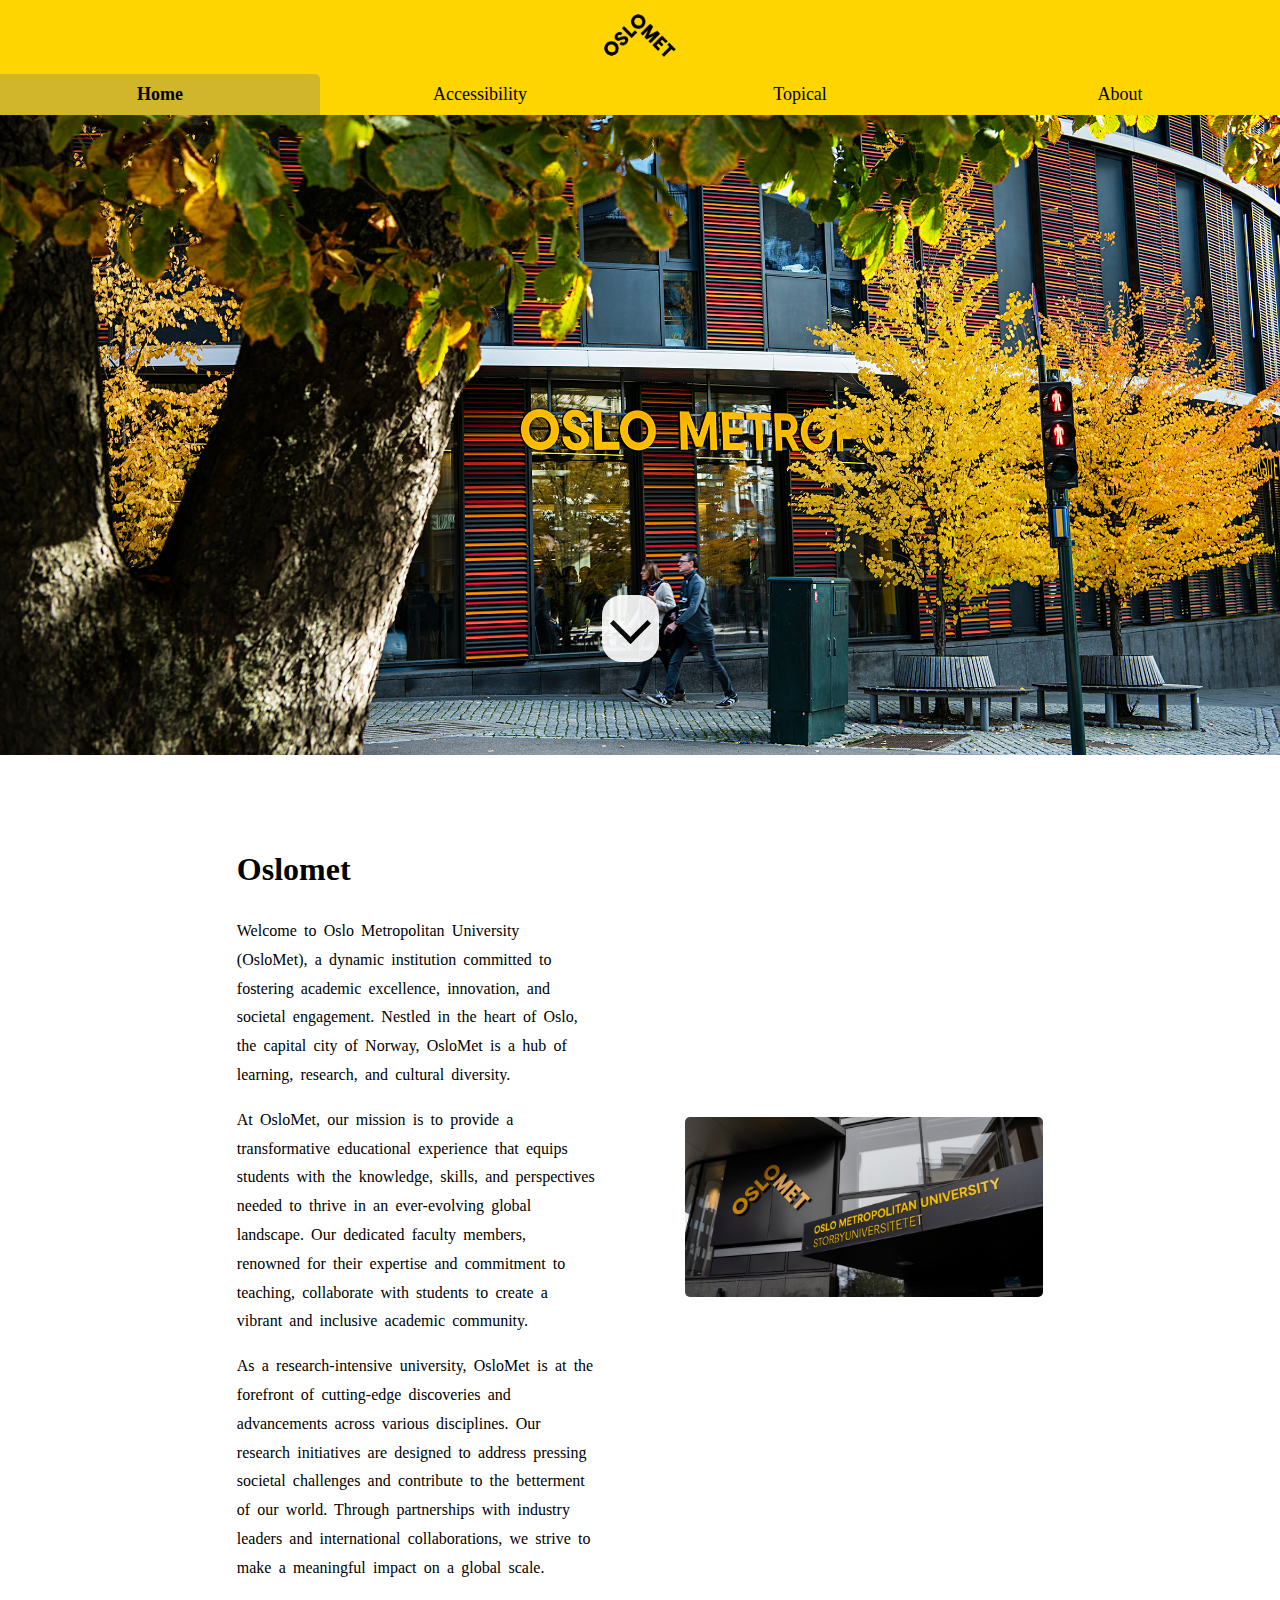
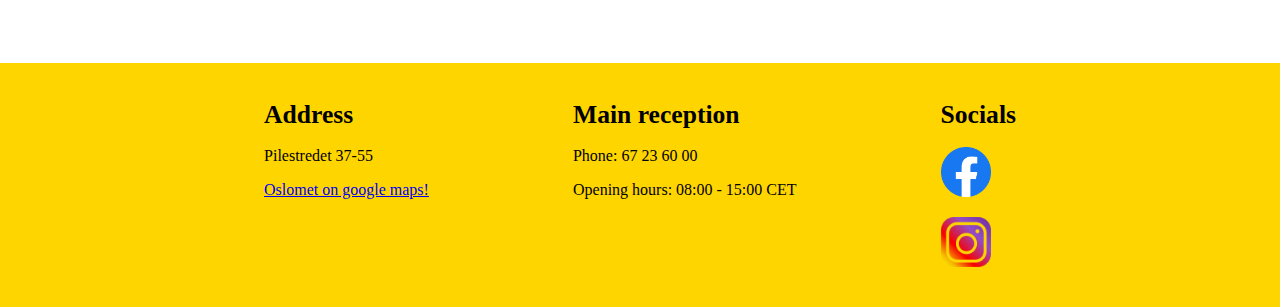
<file: html/index.html>
<!DOCTYPE html>
<html lang="en">
<head>
    <meta charset="UTF-8">
    <meta name="viewport" content="width=device-width, initial-scale=1.0">
    <title>Pilestredet 35</title>
    <link rel="stylesheet" href="../css/index1.css">
</head>
<body>
 <header>
    <a href="index.html"><img src="../img/oslomet-logo.png" alt="oslomet-logo" class="met-logo"></a>
 </header>
    <!--we used div for our navbar-->

<nav class="navbar">
        <!-- we gave hyperlink an "active" class , where the current page you're on will have a highlighted "container"-->
        <a class = "active-home" href="index.html" tabindex="1">Home</a> 
        <a href="accessibility.html" tabindex="5">Accessibility</a> 
        <a href="topical.html" tabindex="6">Topical</a> 
        <a href="about.html" tabindex="7">About</a>
</nav>
<!--our head image-->

<div class="top-image">
    <img src="../img/P32.jpg" alt="building p32" id="p32"> <!--the alt attribute will show the text between the "" if the picture doesn not load to increase accessibilty-->
    <div class = "scrollButton">
        <a href="#wrapperButtonHome" tabindex="2"><i class="arrow down"></i></a> 
    </div>
</div>

<!--Main article-->
<div class="wrapper" id="wrapperButtonHome">
    <div class="main-container">
            <div class="mainarticle">
             <h1>Oslomet</h1>
                <!--This text was ai generated-->
                <p>
                    Welcome to Oslo Metropolitan University (OsloMet), a dynamic institution committed to fostering academic excellence,
                     innovation, and societal engagement. Nestled in the heart of Oslo, the capital city of Norway, OsloMet is a hub of learning, 
                     research, and cultural diversity.
                </p>
                <p>
                    At OsloMet, our mission is to provide a transformative educational experience that equips students with the knowledge, skills, and perspectives 
                    needed to thrive in an ever-evolving global landscape. Our dedicated faculty members, renowned for their expertise and commitment to teaching, 
                    collaborate with students to create a vibrant and inclusive academic community.
                </p>
                <p>
                    As a research-intensive university, OsloMet is at the forefront of cutting-edge discoveries and advancements across various disciplines. 
                    Our research initiatives are designed to address pressing societal challenges and contribute to the betterment of our world. 
                    Through partnerships with industry leaders and international collaborations, we strive to make a meaningful impact on a global scale.
                </p>
                
            </div>
        <div class="mainarticle2">
            <img src="../img/oslomet-logo-graavegg-2400x1200.jpg" alt="oslomet wall" class="default-article-img">
        </div>
    </div>
</div>







<!--Div for footer-->
<div class="outer-footer">
    <div class = "footer-container">
        <div>
            <h1>Address</h1>
            <p>Pilestredet 37-55</p>
            <p><a href = "https://www.google.no/maps/place/Pilestredet+46,+0167+Oslo/@59.9210891,10.7328447,19z/data=!4m6!3m5!1s0x46416e7913e2a529:0x15d03622a70f16df!8m2!3d59.9210891!4d10.7333919!16s%2Fg%2F11c5mhdh4t?entry=ttu" tabindex="2">Oslomet on google maps!</a></p>
        </div>
        <div>
            <h1>Main reception</h1>
            <p>
                Phone: 67 23 60 00
            </p>
            <p>
                Opening hours: 08:00 - 15:00 CET
            </p>
        </div>
        <div>
            <h1>Socials</h1>
            <p><a href="https://www.facebook.com/oslomet" tabindex="3"><img src="../img/Facecbook_Logo3.png" alt="Link til Oslomets facebook" id="facebook-logo"></a></p>
            <p><a href="https://www.instagram.com/oslomet/" tabindex="4"><img src="../img/Instagram_logo1.png" alt="Link til Oslomets Instagram" id="instagram-logo"></a></p>
        </div>
    </div>
</div>                         
   
   
   
   
   
   
   


</body>
</html>
</file>
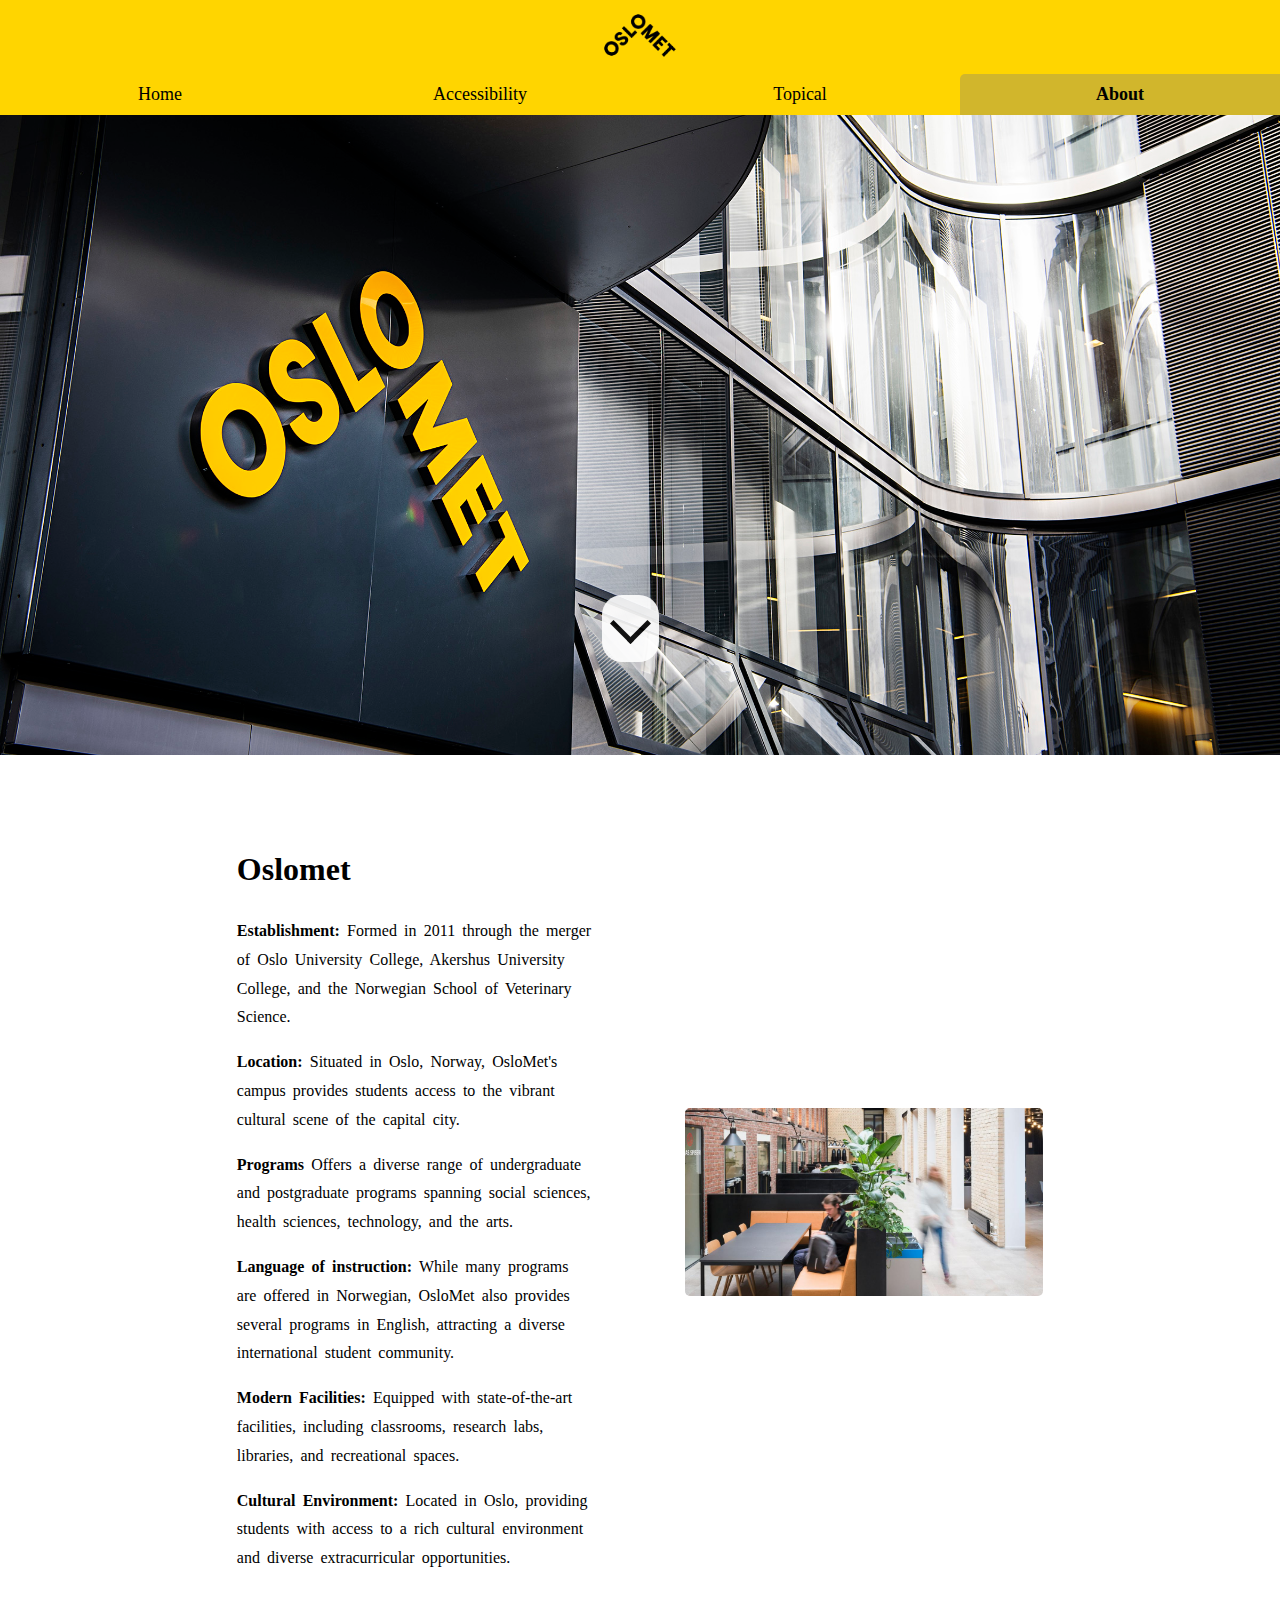
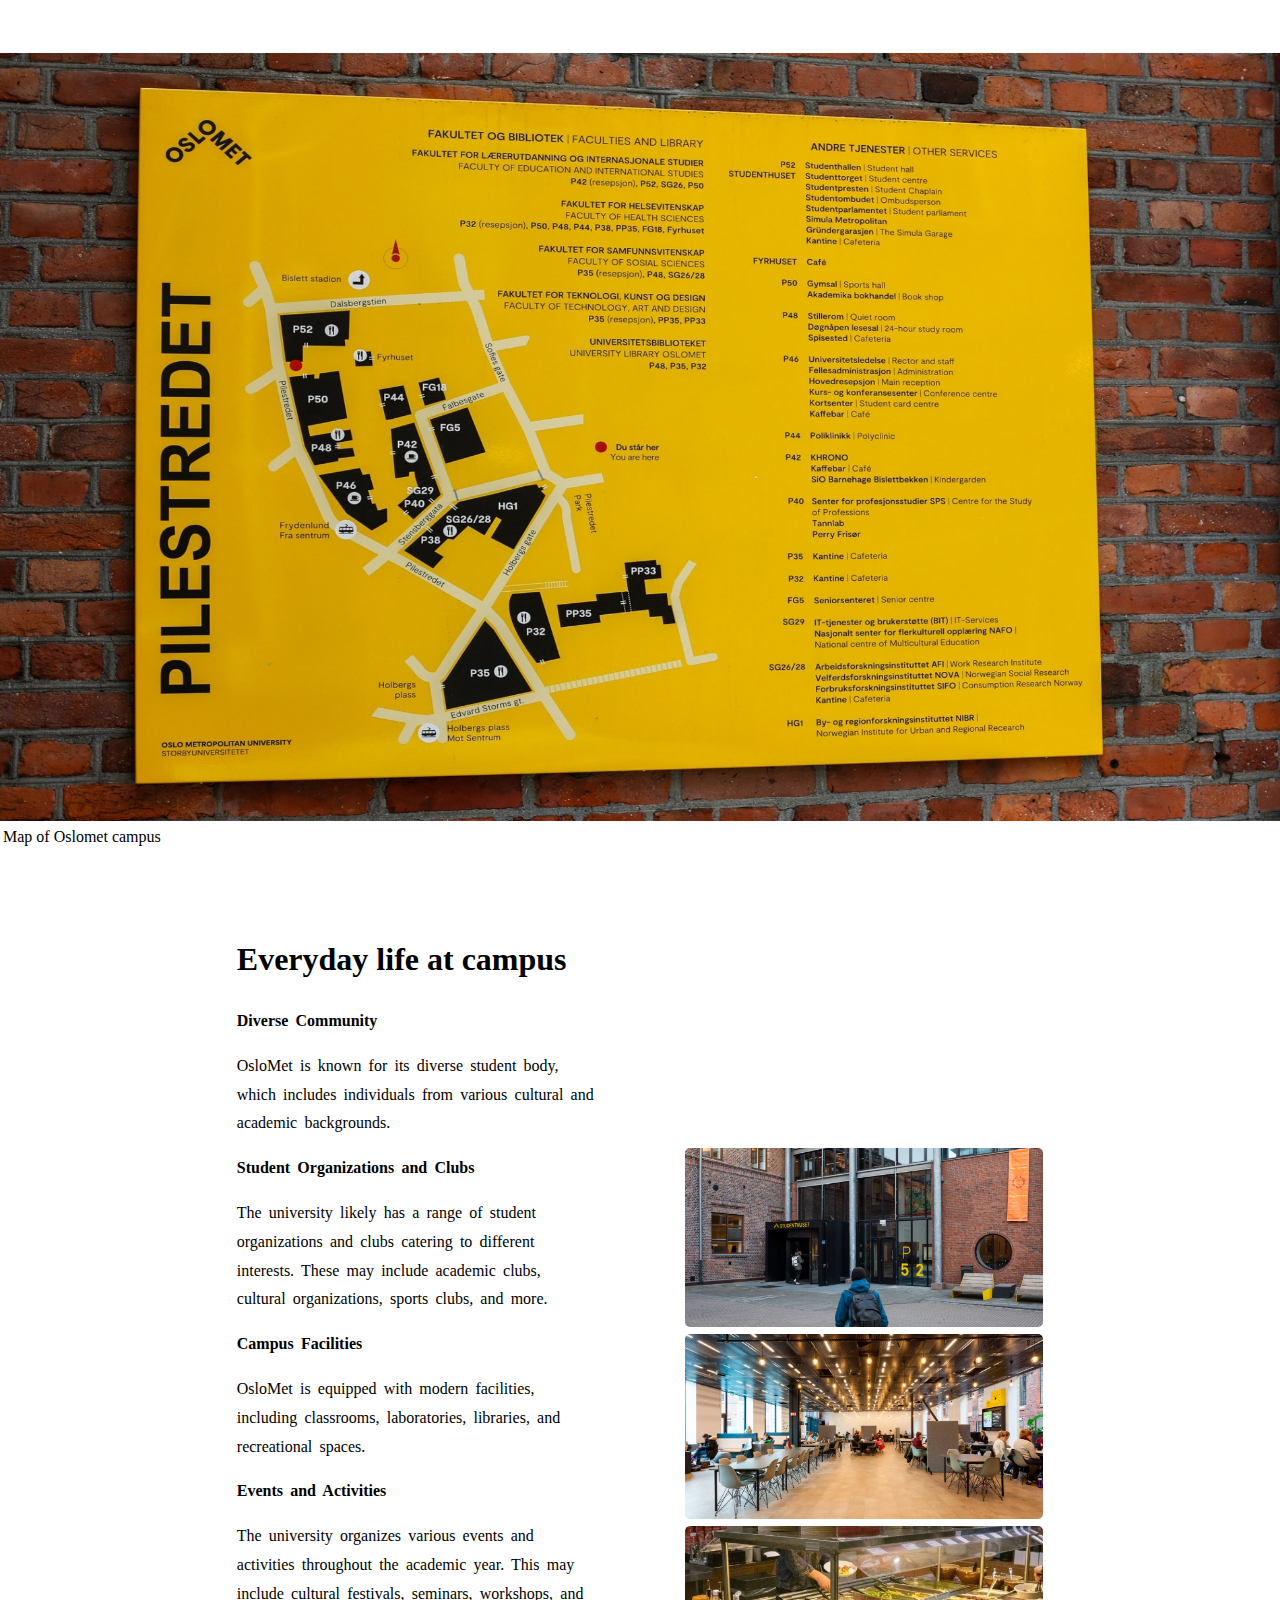
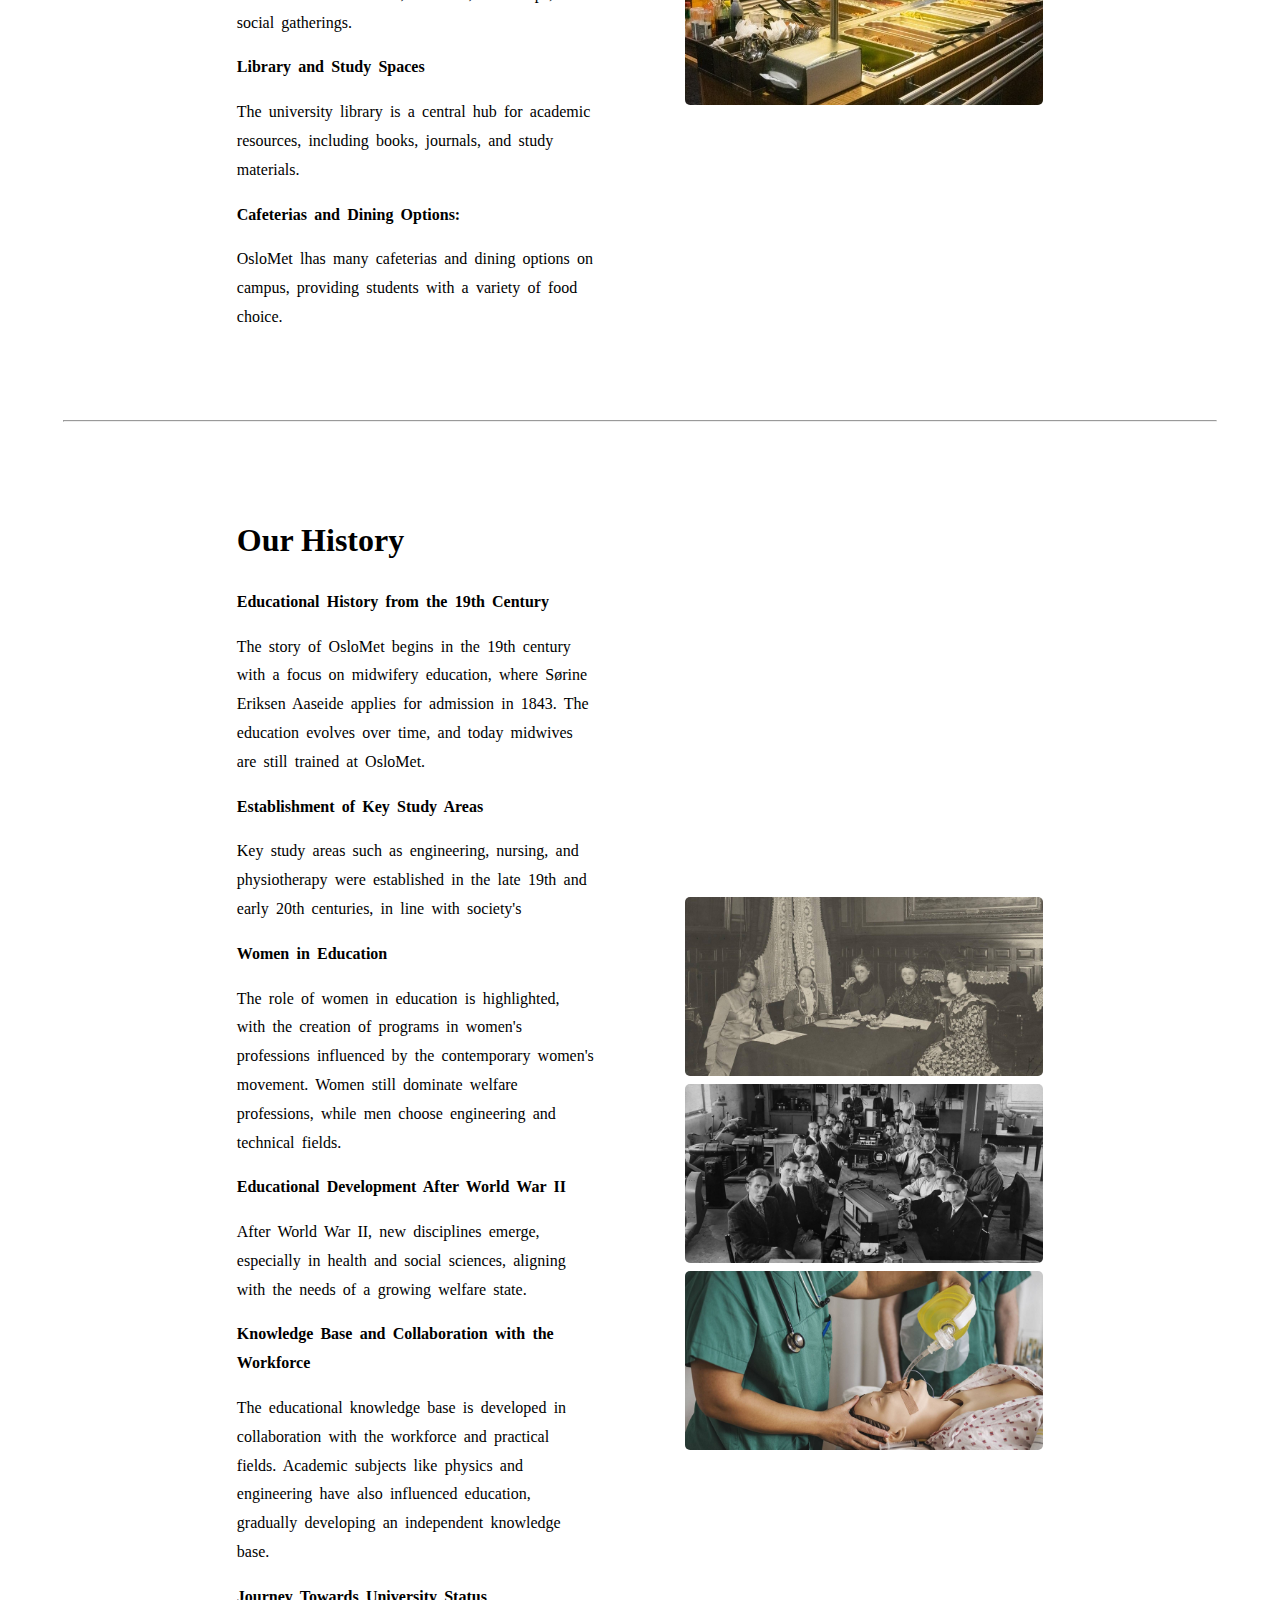
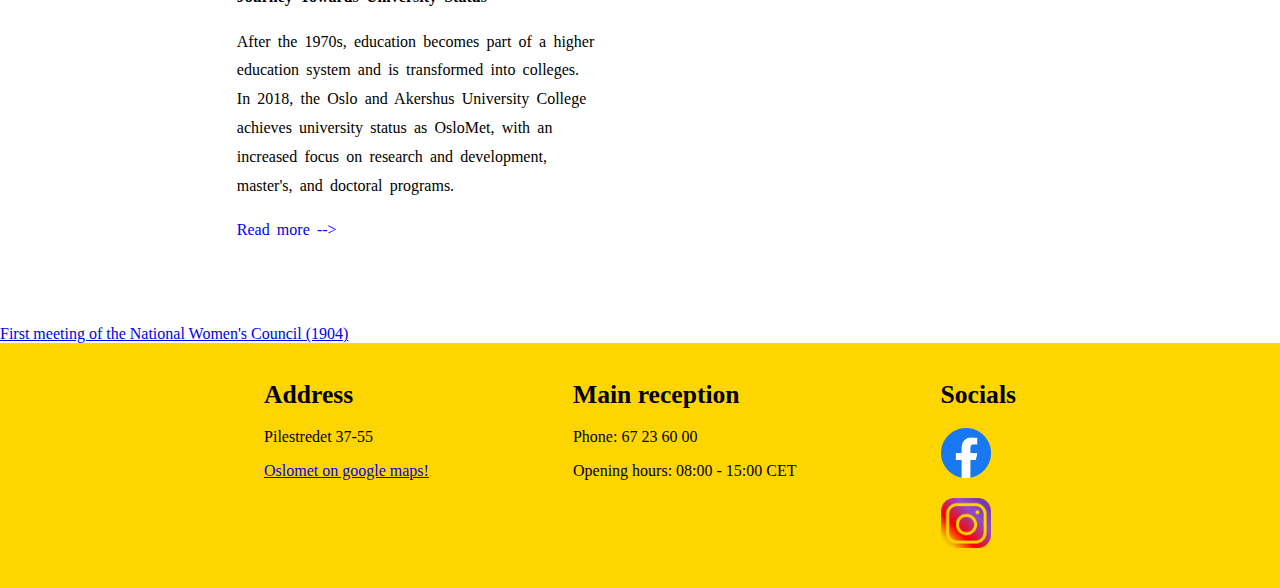
<file: html/about.html>
<!DOCTYPE html>
<html>
<head>
    <meta charset="UTF-8">
    <meta name="viewport" content="width=device-width, initial-scale=1.0">
    <title>Pilestredet 35</title>
    <link rel="stylesheet" href="../css/index1.css">
</head>
<body>
 <header>
    <a href="index.html"><img src="../img/oslomet-logo.png" alt="oslomet-logo" class="met-logo"></a>
 </header>
    <!--we used div for our navbar-->
<nav class="navbar">
        <!-- we gave hyperlink an "active" class , where the current page you're on will have a highlighted "container"-->
        <a href="index.html">Home</a> 
        <a href="accessibility.html">Accessibility</a> 
        <a href="topical.html">Topical</a> 
        <a class = "active-about" href="about.html" >About</a>
</nav>
<!--our head image-->
<div class="top-image">
    <img src="../img/p32-close.jpg" alt="Close-up of p32 campus building" id="p32-close"> <!--the alt attribute will show the text between the "" if the picture doesn not load to increase accessibilty--> <!--Photo:Benjamin A. Ward / OsloMet-->
    <div class="scrollButton">
        <a href="#wrapperButtonAbout"><i class="arrow down"></i></a> 
    </div>
</div>
<!--subarticel-->
<div class="wrapper" id="wrapperButtonAbout">
    <div class="main-container">
            <div class="mainarticle">
             <h1>Oslomet</h1>
                <!--This text was ai generated-->
                    <p>
                        <strong>Establishment:</strong> Formed in 2011 through the merger of Oslo University College, Akershus University College, and the Norwegian School of Veterinary Science.
                    </p>
                    <p>
                        <strong>Location:</strong> Situated in Oslo, Norway, OsloMet's campus provides students access to the vibrant cultural scene of the capital city.
                    </p>
                    <p>
                        <strong>Programs</strong> Offers a diverse range of undergraduate and postgraduate programs spanning social sciences, health sciences, technology, and the arts.
                    </p>
                    <p>
                        <strong>Language of instruction:</strong> While many programs are offered in Norwegian, OsloMet also provides several programs in English, attracting a diverse international student community.
                    </p>
                    <p>
                        <strong>Modern Facilities:</strong> Equipped with state-of-the-art facilities, including classrooms, research labs, libraries, and recreational spaces.
                    </p>
                    <p>
                        <strong>Cultural Environment:</strong> Located in Oslo, providing students with access to a rich cultural environment and diverse extracurricular opportunities.
                    </p>
            </div>
        <div class="mainarticle2">
            <img src="../img/oslomet-university-martela.jpg" alt="Inside of p52 building" class="default-article-img"> <!--Photo:Skjalg B Vold / OsloMet-->
        </div>
    </div>
</div>

<div class="secondimage">
    <img src="../img/oslomet-map.jpg" alt="Picture of campus map" id="map"> <!--the alt attribute will show the text between the "" if the picture doesn not load to increase accessibilty-->
    <div class="image-text">
        <span>Map of Oslomet campus</span>
       </div>
</div>

<div class="wrapper">
    <div class="main-container">
            <div class="mainarticle">
             <h1>Everyday life at campus</h1>
                <!--This text was ai generated-->
                        <p><strong>Diverse Community</strong></p>
                        <p>
                            OsloMet is known for its diverse student body, which includes individuals from various cultural and academic backgrounds.
                        </p>
                        <p><strong>Student Organizations and Clubs</strong></p>
                        <p>
                            The university likely has a range of student organizations and clubs catering to different interests. 
                            These may include academic clubs, cultural organizations, sports clubs, and more.
                        </p>
                        <p><strong>Campus Facilities</strong></p>
                        <p>
                            OsloMet is equipped with modern facilities, including classrooms, laboratories, libraries, and recreational spaces.
                        </p>
                        <p><strong> Events and Activities</strong></p>
                        <p>
                            The university organizes various events and activities throughout the academic year. This may include cultural festivals, seminars, workshops, and social gatherings.
                        </p>
                        <p><strong>Library and Study Spaces</strong></p>
                        <p>
                            The university library is a central hub for academic resources, including books, journals, and study materials.
                        </p>
                        <p><strong>Cafeterias and Dining Options:</strong></p>
                        <p>
                            OsloMet lhas many cafeterias and dining options on campus, providing students with a variety of food choice.
                        </p>
            </div>
        <div class="mainarticle2">
                <img src="../img//p52-entry.jpg" alt="Entry of p52 building" class="aboutpage-img"> <!--https://ansatt.oslomet.no/siste-nytt/-/nyhet/plan-for-p52-prosjektet-til-behandling Photo: Oslomet-->
                <img src="../img/p52-inside.jpg" alt="Inside of p52 building" class="aboutpage-img"> <!--https://www.dyrvik.no/work/project/hoyskolen-i-oslo-og-akershus-oslo/  Photo: Adam Stirling-->
                <img src="../img/kantine.jpg" alt="Picture of saladbar at campus" class="aboutpage-img"> <!--https://student.oslomet.no/auditorier-undervisningsrom/-/undervisningsrom/campus/PIL/bygning/P32/rom/P32_ANDREA_SPISERI  Photo: Kashayar Afshar-->
          </div>
        </div>
    </div>
</div>


<hr width="90%">

<div class="wrapper">
    <div class="main-container">
            <div class="mainarticle">
             <h1>Our History</h1>
             <!--Short summary from main websit-->
                        <p>
                            <strong>Educational History from the 19th Century</strong>
                        </p>
                        <p>
                            The story of OsloMet begins in the 19th century with a focus on midwifery education, where Sørine Eriksen Aaseide applies for admission in 1843.
                             The education evolves over time, and today midwives are still trained at OsloMet.
                        </p>
                        <p>
                            <strong>Establishment of Key Study Areas</strong>
                        </p>
                        <p>
                            Key study areas such as engineering, nursing, and physiotherapy were established in the late 19th and early 20th centuries, in line with society's
                        </p>
                        <p>
                            <strong>Women in Education</strong>
                        </p>
                        <p>
                            The role of women in education is highlighted, with the creation of programs in women's professions influenced by the contemporary women's movement. 
                            Women still dominate welfare professions, while men choose engineering and technical fields.
                        </p>
                        <p>
                            <strong> Educational Development After World War II</strong>
                        </p>
                        <p>
                            After World War II, new disciplines emerge, especially in health and social sciences, aligning with the needs of a growing welfare state.
                        </p>
                        <p>
                            <strong>Knowledge Base and Collaboration with the Workforce</strong>
                        </p>
                        <p>
                            The educational knowledge base is developed in collaboration with the workforce and practical fields. 
                            Academic subjects like physics and engineering have also influenced education, gradually developing an independent knowledge base.
                        </p>
                        <p><strong>Journey Towards University Status</strong></p>
                        <p>
                            After the 1970s, education becomes part of a higher education system and is transformed into colleges.
                             In 2018, the Oslo and Akershus University College achieves university status as OsloMet, with an increased focus on research and development, master's, and doctoral programs.
                        </p>
                            <p><a href="https://www.oslomet.no/om/historie">Read more --> </a></p>
                   
                    
                    
            </div>
        <div class="mainarticle2">
            <img src="../img//jordmor.jpg" alt="Midwives" class="aboutpage-img"> <!--https://en.wikipedia.org/wiki/Norwegian_National_Women%27s_Council#/media/File:NKNs_f%C3%B8rste_styre_1904.jpg--> <!--Photo: unknown / National Library of Norway-->
            <img src="../img/verdenskrig.jpg" alt="After world war II" class="aboutpage-img"> <!--https://digitaltmuseum.no/011014320899/oslo-tekniske-skole-->
            <img src="../img/anestesis.jpg" alt="Performing Anesthesia" class="aboutpage-img"> <!--___-->
            </div>
        </div>
    </div>
</div>


<div class="imgdescription"><a href="https://en.wikipedia.org/wiki/Norwegian_National_Women%27s_Council#/media/File:NKNs_f%C3%B8rste_styre_1904.jpg">First meeting of the National Women's Council (1904)</a></div>








<!--Div for footer-->
<div class="outer-footer">
    <div class = "footer-container">
        <div>
            <h1>Address</h1>
            <p>Pilestredet 37-55</p>
            <p><a href = "https://www.google.no/maps/place/Pilestredet+46,+0167+Oslo/@59.9210891,10.7328447,19z/data=!4m6!3m5!1s0x46416e7913e2a529:0x15d03622a70f16df!8m2!3d59.9210891!4d10.7333919!16s%2Fg%2F11c5mhdh4t?entry=ttu">Oslomet on google maps!</a></p>
        </div>
        <div>
            <h1>Main reception</h1>
            <p>
                Phone: 67 23 60 00
            </p>
            <p>
                Opening hours: 08:00 - 15:00 CET
            </p>
        </div>
        <div>
            <h1>Socials</h1>
            <p><a href="https://www.facebook.com/oslomet"><img src="../img/Facecbook_Logo3.png" alt="Link til Oslomets facebook" id="facebook-logo"></a></p>
            <p><a href="https://www.instagram.com/oslomet/"><img src="../img/Instagram_logo1.png" alt="Link til Oslomets Instagram" id="instagram-logo"></a></p>
        </div>
    </div>
</div>                  
   
   
   
   
   
   
   


</body>
</html>
</file>
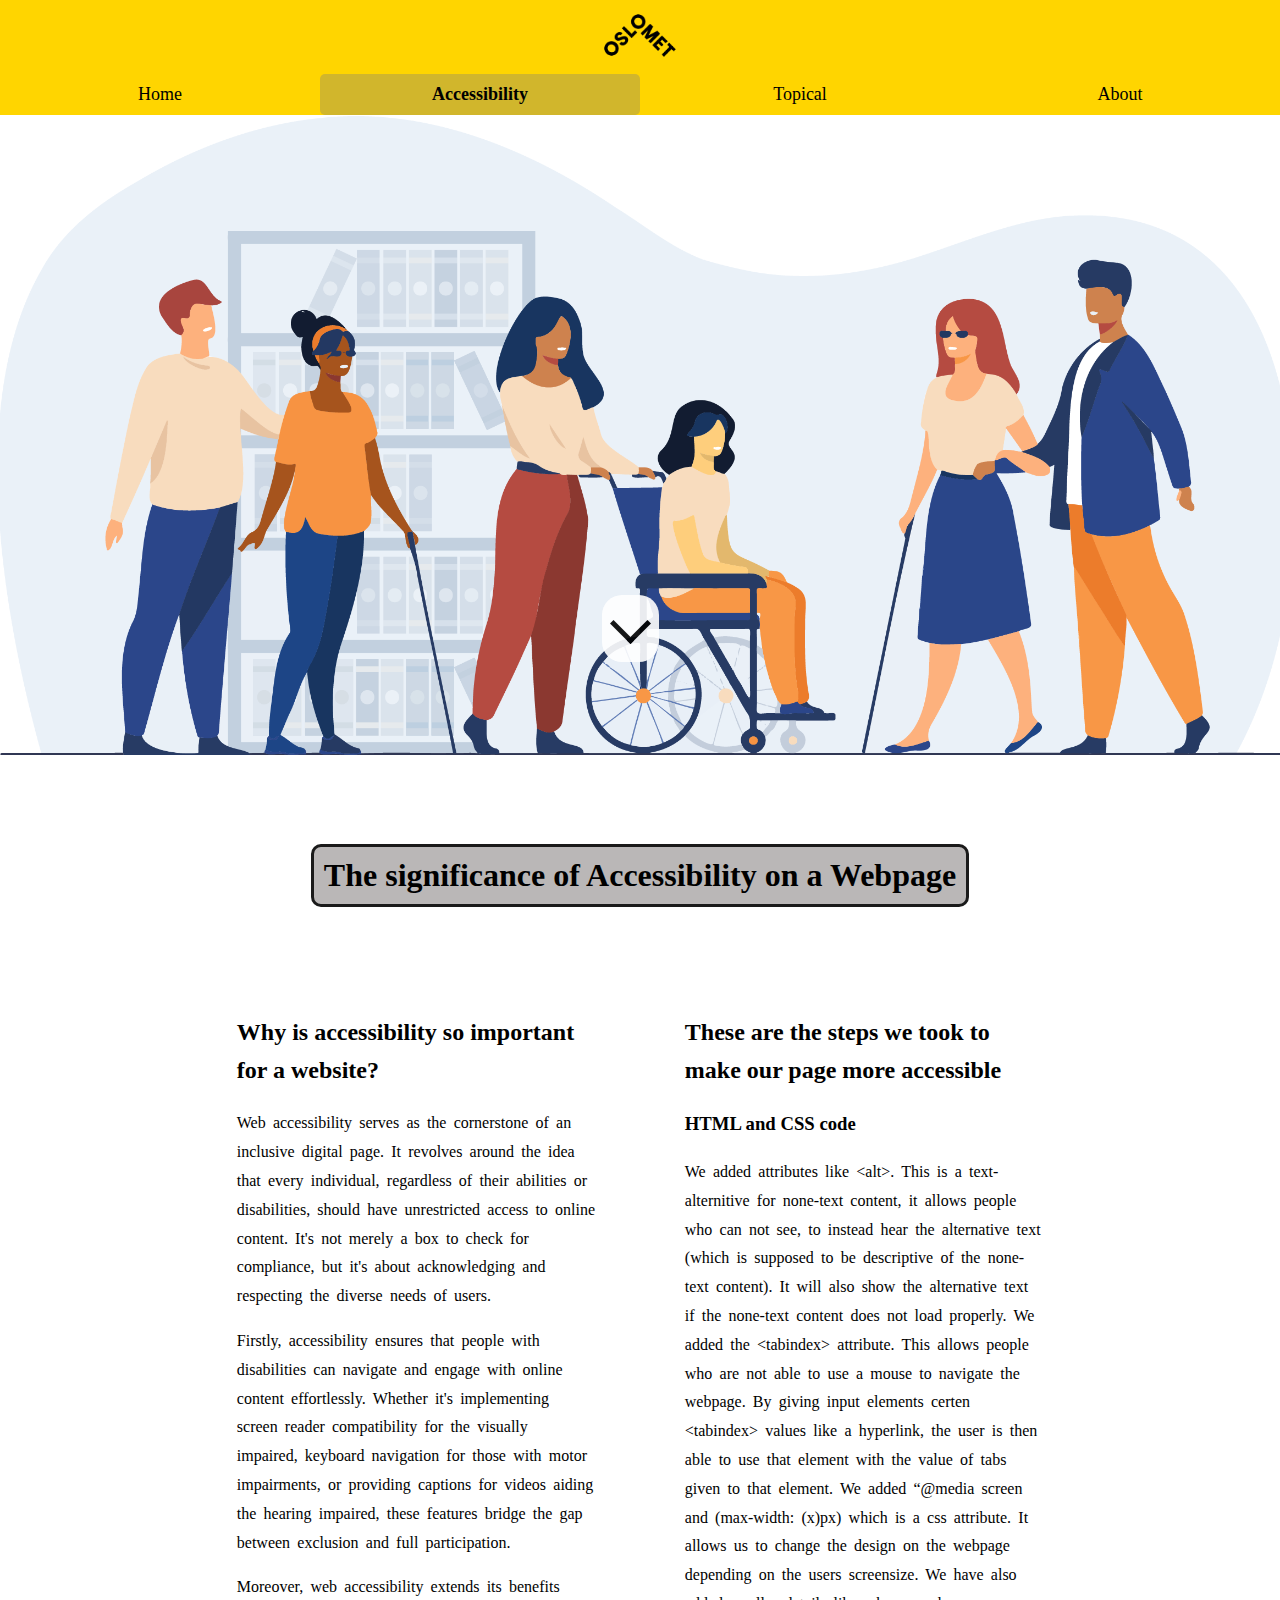
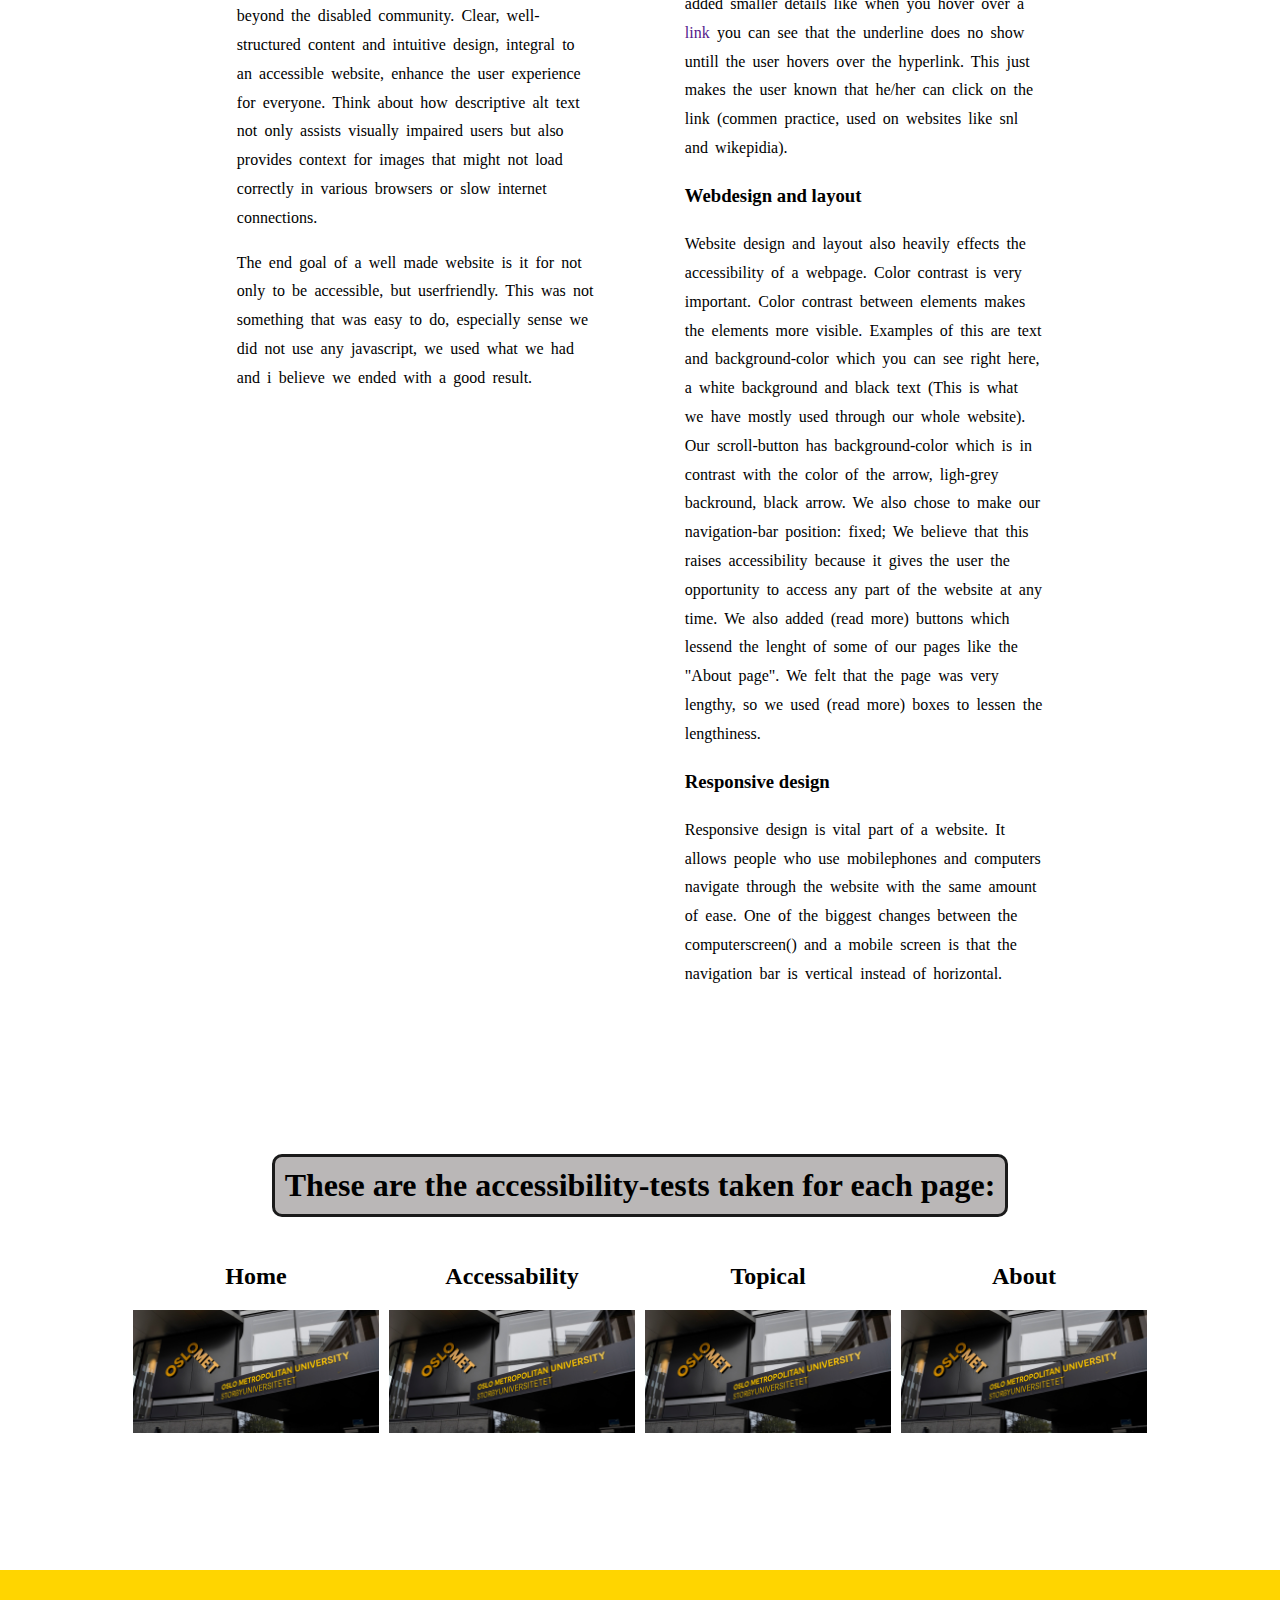
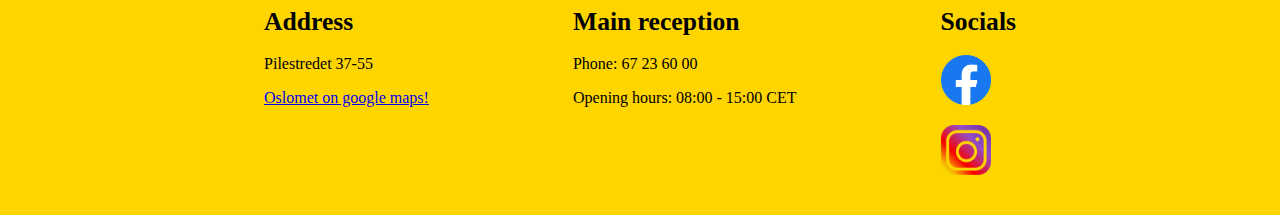
<file: html/accessibility.html>
<!DOCTYPE html>
<html>
<head>
    <meta charset="UTF-8">
    <meta name="viewport" content="width=device-width, initial-scale=1.0">
    <title>Pilestredet 35</title>
    <link rel="stylesheet" href="../css/index1.css">
</head>
<body>
 <header>
        <a href="index.html"><img src="../img/oslomet-logo.png" alt="oslomet-logo" class="met-logo"></a>
 </header>
    <!--we used div for our navbar-->
<nav class="navbar">
        <!-- we gave hyperlink an "active" class , where the current page you're on will have a highlighted "container"-->
        <a href="index.html">Home</a> 
        <a class = "active" href="accessibility.html">Accessibility</a> 
        <a href="topical.html">Topical</a> 
        <a href="about.html">About</a>
</nav>

<div class="top-image">
    <img src="../img/accessibility_background.png" alt="Header image of accessibility page" id="accessibility-img"> <!-- We merged two pictures useing paint.net, first picture; Ben o'bro, Published on December 2, 2016. Second picture;-->
    <div class = "scrollButton">
        <a href="#wrapperButtonHome"><i class="arrow down"></i></a> 
    </div>
</div>

<!--Main article-->
<div class="wrapper" id="wrapperButtonHome">
    <div class="accessibility-header">
        <h1>The significance of Accessibility on a Webpage</h1>
    </div>
</div>

<div class="wrapper">
    <div class="main-container">
            <div class="mainarticle">
             <h2>Why is accessibility so important for a website?</h2>
               <p>
                Web accessibility serves as the cornerstone of an inclusive digital page. It revolves around the idea that every individual, 
                regardless of their abilities or disabilities, should have unrestricted access to online content. It's not merely a box to check for compliance, 
                but it's about acknowledging and respecting the diverse needs of users.
               </p>
               <p>
                Firstly, accessibility ensures that people with disabilities can navigate and engage with online content effortlessly. 
                Whether it's implementing screen reader compatibility for the visually impaired, keyboard navigation for those with motor impairments, 
                or providing captions for videos aiding the hearing impaired, these features bridge the gap between exclusion and full participation.
               </p>
               <p>
                Moreover, web accessibility extends its benefits beyond the disabled community. Clear, well-structured content and intuitive design, 
                integral to an accessible website, enhance the user experience for everyone. Think about how descriptive alt text not only assists 
                visually impaired users but also provides context for images that might not load correctly in various browsers or slow internet connections.
               </p>
               <p>
                The end goal of a well made website is it for not only to be accessible, but userfriendly. This was not something that was easy to do,
                especially sense we did not use any javascript, we used what we had and i believe we ended with a good result.
               </p>
            </div>
            <div class="mainarticle">
                <h2>These are the steps we took to make our page more accessible</h2>
                <h3>HTML and CSS code</h3>
                  <p>
                   We added attributes like &lt;alt&gt;. This is a text-alternitive for none-text content, it allows people who can not see, to instead hear the alternative text (which is supposed to be descriptive of the none-text content).
                   It will also show the alternative text if the none-text content does not load properly.
                   We added the &lt;tabindex&gt; attribute. This allows people who are not able to use a mouse to navigate the webpage. 
                   By giving input elements certen &lt;tabindex&gt; values like a hyperlink, the user is then able to use that element with the value of tabs given to that element.
                   We added “@media screen and (max-width: (x)px) which is a css attribute. It allows us to change the design on the webpage depending on the users screensize.
                   We have also added smaller details like when you hover over a <a href="">link</a> you can see that the underline does no show
                   untill the user hovers over the hyperlink. This just makes the user known that he/her can click on the link (commen practice, used on websites like snl and wikepidia).
                  </p>
                <h3>Webdesign and layout</h3>
                  <p>
                   Website design and layout also heavily effects the accessibility of a webpage. Color contrast is very important.
                   Color contrast between elements makes the elements more visible. Examples of this are text and background-color which you can see right here,
                   a white background and black text (This is what we have mostly used through our whole website). 
                   Our scroll-button has background-color which is in contrast with the color of the arrow,  ligh-grey backround, black arrow. 
                   We also chose to make our navigation-bar position: fixed; We believe that this raises accessibility because it gives the user the 
                   opportunity to access any part of the website at any time. We also added (read more) buttons which lessend the lenght
                   of some of our pages like the "About page". We felt that the page was very lengthy, so we used (read more) boxes to lessen the lengthiness. 
                  </p>
                <h3>Responsive design</h3>
                  <p>
                    Responsive design is vital part of a website. It allows people who use mobilephones and computers navigate through
                    the website with the same amount of ease. One of the biggest changes between the computerscreen() and a mobile screen
                    is that the navigation bar is vertical instead of horizontal.
                  </p>
               </div>
    </div>
</div>
<div class="accessibility-header">
        <h1>These are the accessibility-tests taken for each page: </h1>
</div>
</div>
<div class="accessibility-wrapper">
    <div class = "accessibility-images-container">
        <div class = "colum">
            <h2>Home</h2>
            <img src="../img/oslomet-logo-graavegg-2400x1200.jpg" alt="oslomet wall" class="default-article-img">
        </div>
        <div class = "colum">
            <h2>Accessability</h2>
            <img src="../img/oslomet-logo-graavegg-2400x1200.jpg" alt="oslomet wall" class="default-article-img">
        </div>
        <div class = "colum">
            <h2>Topical</h2>
            <img src="../img/oslomet-logo-graavegg-2400x1200.jpg" alt="oslomet wall" class="default-article-img">
        </div>
        <div class = "colum">
            <h2>About</h2>
            <img src="../img/oslomet-logo-graavegg-2400x1200.jpg" alt="oslomet wall" class="default-article-img">
        </div>
    </div>
</div>        





<!--
    Webdesign:
Colorcontrast “Allows the viewer to easily read text and see elements like our “scroll button””
Sticky navbar “Allows user to access any part of the website at any time”
Fontstyle “Use of understandable font so everyone can read”
Language “Use of wide known language that allows more people to understand the content of the website”




HTML and CSS code:
<Alt> attribute, a text-alternative to none-text content. The text should be descritive of the image that should be shown.
@media screen and (max-width: (x)px), allows you to change the design of webpage for specific screensizes.
Kanskje, 
a:visited {
    color:#999999
} default (common) color that helps the user ————
Tabindex!!!!!! ——— Allows user to navigate page only using keyboard
Tittle attribute som vil gi navn når man hovrer over




Responsive designs:
We had to slighty change webdesing for our accessibility page sence the :hover attribute is not optimal for mobile users
All text and none-text content 
Navbar will be shown vertically if the user is using a mobile phone for better fitting


(Responsive design kan gå under Webdesign)

Da kan vi eventuelt siste boks være “Ekstra elementer/koder som vi gjerne ville brukt" Og da forklarer andre elementer som lydutspill osv som trenger java
konklusjon, vi var litt begrenset på kreativiteten uten å bruke java. 
-->





<!--Div for footer-->
<div class="outer-footer">
    <div class = "footer-container">
        <div>
            <h1>Address</h1>
            <p>Pilestredet 37-55</p>
            <p><a href = "https://www.google.no/maps/place/Pilestredet+46,+0167+Oslo/@59.9210891,10.7328447,19z/data=!4m6!3m5!1s0x46416e7913e2a529:0x15d03622a70f16df!8m2!3d59.9210891!4d10.7333919!16s%2Fg%2F11c5mhdh4t?entry=ttu">Oslomet on google maps!</a></p>
        </div>
        <div>
            <h1>Main reception</h1>
            <p>
                Phone: 67 23 60 00
            </p>
            <p>
                Opening hours: 08:00 - 15:00 CET
            </p>
        </div>
        <div>
            <h1>Socials</h1>
            <p><a href="https://www.facebook.com/oslomet"><img src="../img/Facecbook_Logo3.png" alt="Link til Oslomets facebook" id="facebook-logo"></a></p>
            <p><a href="https://www.instagram.com/oslomet/"><img src="../img/Instagram_logo1.png" alt="Link til Oslomets Instagram" id="instagram-logo"></a></p>
        </div>
    </div>
</div>                        
   
   
   
   
   
   
   


</body>
</html>
</file>
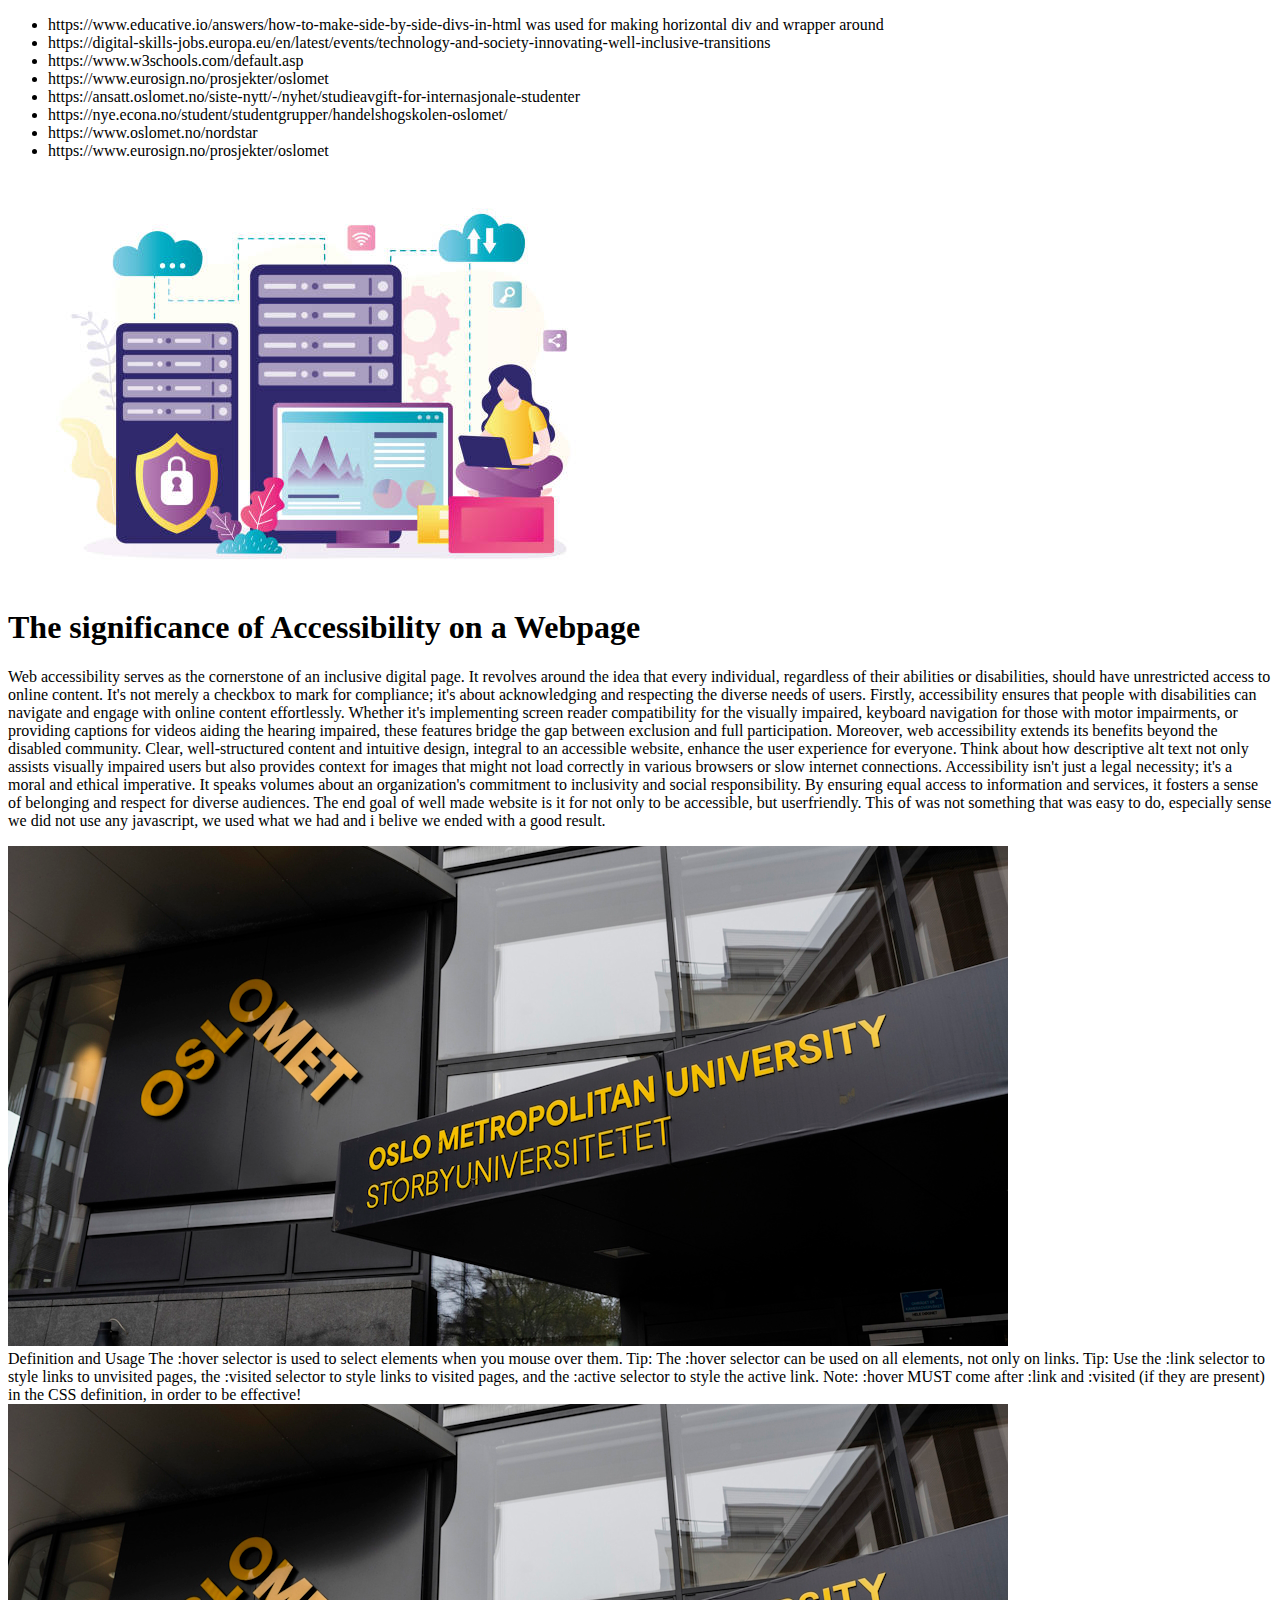
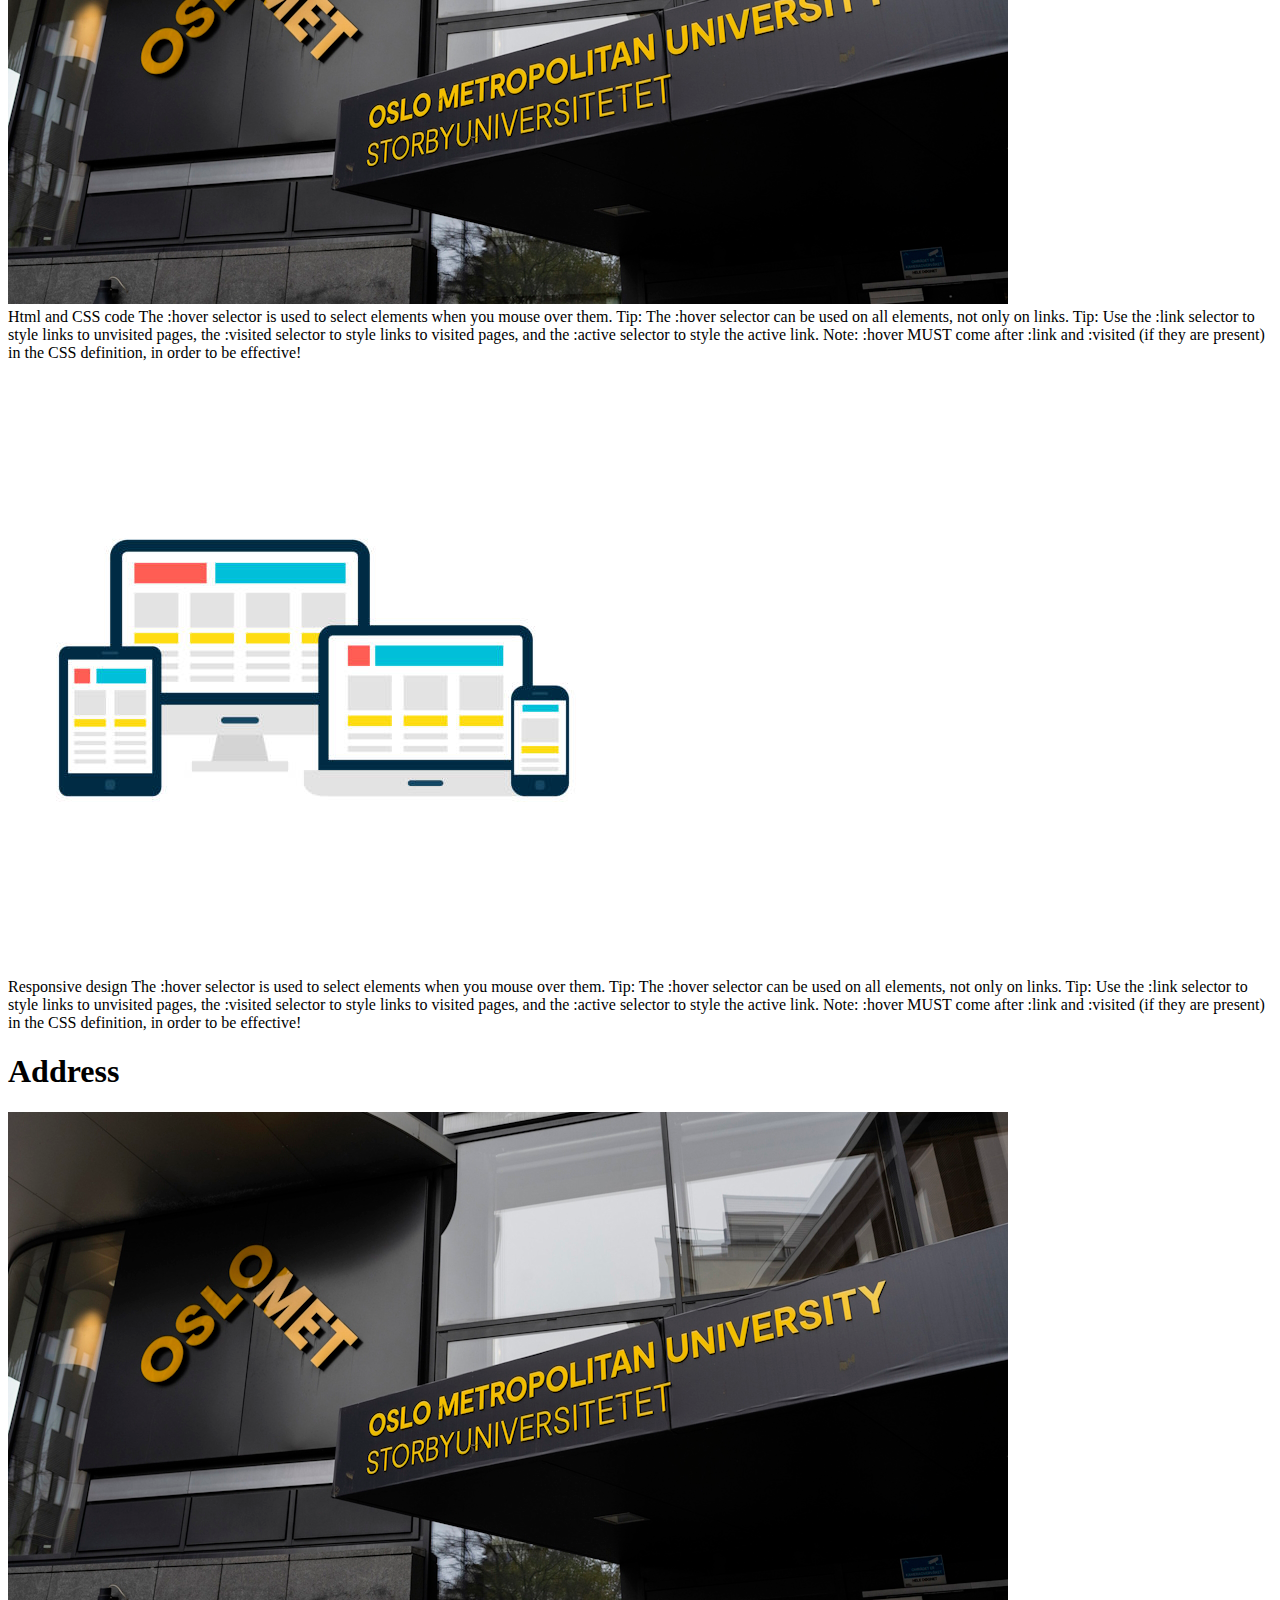
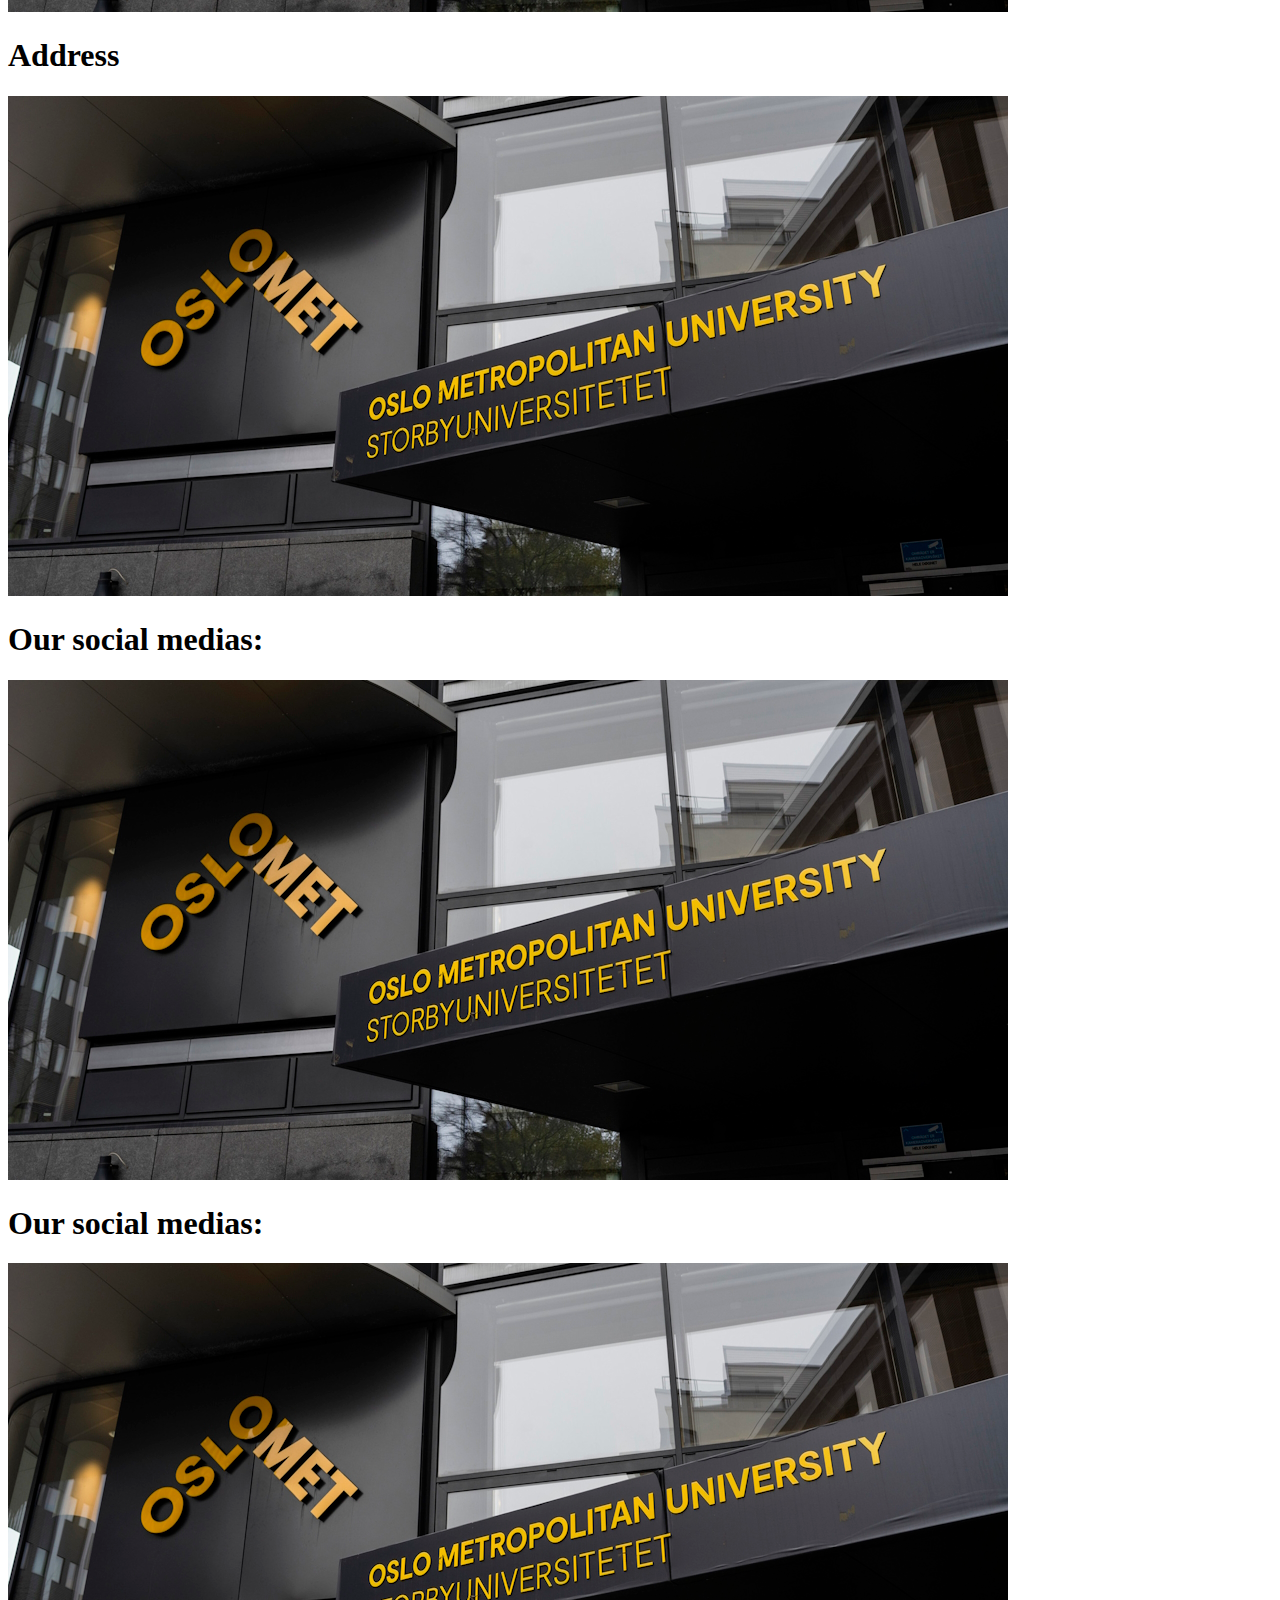
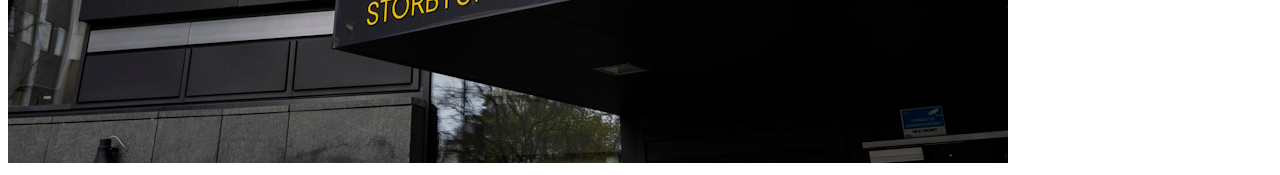
<file: html/sources-used.html>
<!DOCTYPE html>
<html lang="en">
<head>
    <meta charset="UTF-8">
    <meta name="viewport" content="width=device-width, initial-scale=1.0">
    <title>Document</title>
</head>
<body>
    <ul>
        <li>https://www.educative.io/answers/how-to-make-side-by-side-divs-in-html  was used for making horizontal div and wrapper around</li>
    <li>
        https://digital-skills-jobs.europa.eu/en/latest/events/technology-and-society-innovating-well-inclusive-transitions
    </li>  
    <li>
        https://www.w3schools.com/default.asp
    </li>
    <li>
        https://www.eurosign.no/prosjekter/oslomet
    </li>
    <li>
        https://ansatt.oslomet.no/siste-nytt/-/nyhet/studieavgift-for-internasjonale-studenter
    </li>
     <li>
        https://nye.econa.no/student/studentgrupper/handelshogskolen-oslomet/
     </li>
      <li>
        https://www.oslomet.no/nordstar
      </li>
      <li>
        https://www.eurosign.no/prosjekter/oslomet
      </li>
  </ul>
</body>
</html>


<!--
/* Accessibility page */
.top-image-accessability {
    width: 100%;
    height: 60em;
    position: fixed;
}

.header-container-accessibilty {
    padding: 80px;
}


.main-container-accessibilty {
    height: 100%;
    margin: auto;
    padding: 0px;
    display: flex;
    width: 80%;
}

.mainarticle-accessibility {
    width: 48%;
    margin: auto;
    margin-top: 1em;
    margin-bottom: 0.7em;
    position: relative;
}


.accessibiltyimg {
    opacity: 1;
    width: 100%;
    transition: .5s ease;
    border-radius: 5px;
}

.middle2 {
    transition: .3s ease;
    opacity: 0;
    top: 20%;
    padding: 20px;
    position: absolute;
    height: auto;
}

.middletext {
    background-color: gray;
    color: white;
    font-size: 20px;
    padding: 10px 20px;
    border-radius: 5px;
    font-size: 1.1vw;
}

.mainarticle-accessibility:hover .accessibiltyimg {
    opacity: 0.7;
}

.mainarticle-accessibility:hover .middle2 {
    opacity: 1;
}

@media only screen and (max-width: 1200px) {
    .middletext{
        background-color: gray;
        color: white;
        font-size: 20px;
        padding: 10px 20px;
        border-radius: 5px;
        font-size: 2.3vw;
    }
}
@media only screen and (max-width: 1200px) {
    .middle2 {
        transition: .3s ease;
        opacity: 0;
        top: 5%;
        padding: 20px;
        position: absolute;
        height: auto;
    }
}

-->


<div class="top-image-accessability">
    <img src="../img/accessibility_background.jpg" alt="" id="accessibility_background">
</div>
<div class="wrapper">
    <div class="header-container-accessibilty">
            <div class="mainarticle-accessibility">
                <div class="accessibility-header">
                    <div class="accessibility-text">
                           <h1>The significance of Accessibility on a Webpage</h1>
                        <p>
                            Web accessibility serves as the cornerstone of an inclusive digital page. It revolves around the idea that every individual, 
                            regardless of their abilities or disabilities, should have unrestricted access to online content. It's not merely a checkbox to mark for compliance; 
                            it's about acknowledging and respecting the diverse needs of users.

                            Firstly, accessibility ensures that people with disabilities can navigate and engage with online content effortlessly. 
                            Whether it's implementing screen reader compatibility for the visually impaired, keyboard navigation for those with motor impairments, 
                            or providing captions for videos aiding the hearing impaired, these features bridge the gap between exclusion and full participation.

                            Moreover, web accessibility extends its benefits beyond the disabled community. Clear, well-structured content and intuitive design, 
                            integral to an accessible website, enhance the user experience for everyone. Think about how descriptive alt text not only assists 
                            visually impaired users but also provides context for images that might not load correctly in various browsers or slow internet connections.

                            Accessibility isn't just a legal necessity; it's a moral and ethical imperative. It speaks volumes about an organization's commitment to 
                            inclusivity and social responsibility. By ensuring equal access to information and services, it fosters a sense of belonging and respect for diverse audiences.

                            The end goal of well made website is it for not only to be accessible, but userfriendly. This of was not something that was easy to do,
                            especially sense we did not use any javascript, we used what we had and i belive we ended with a good result.
                        </p>

                    </div>
                </div>
            </div>
    </div>
</div>
<!--Main article-->
<div class="wrapper" id="wrapperButtonHome">
    <div class="main-container-accessibilty">
            <div class="mainarticle-accessibility">
                    <img src="../img/oslomet-logo-graavegg-2400x1200.jpg" alt="oslomet wall" class="accessibiltyimg">
                    <div class="middle2">
                        <div class="middletext">Definition and Usage
                            The :hover selector is used to select elements when you mouse over them.
                            
                            Tip: The :hover selector can be used on all elements, not only on links.
                            
                            Tip: Use the :link selector to style links to unvisited pages, the :visited selector to style links to visited pages, and the :active selector to style the active link.
                            
                            Note: :hover MUST come after :link and :visited (if they are present) in the CSS definition, in order to be effective!</div>
                    </div>
            </div>
            <div class="mainarticle-accessibility">
                <img src="../img/oslomet-logo-graavegg-2400x1200.jpg" alt="oslomet wall" class="accessibiltyimg">
                <div class="middle2">
                    <div class="middletext">Html and CSS code
                        The :hover selector is used to select elements when you mouse over them.
                        
                        Tip: The :hover selector can be used on all elements, not only on links.
                        
                        Tip: Use the :link selector to style links to unvisited pages, the :visited selector to style links to visited pages, and the :active selector to style the active link.
                        
                        Note: :hover MUST come after :link and :visited (if they are present) in the CSS definition, in order to be effective!</div>
                </div>
            </div>
         </div>
    </div>
</div>


<div class="wrapper">
    <div class="main-container-accessibilty">
            <div class="mainarticle-accessibility">
                <img src="../img/Responsive design.jpeg" alt="Picture of a computer, a tablet and a mobilephone." class="accessibiltyimg">
                <div class="middle2">
                    <div class="middletext">Responsive design
                        The :hover selector is used to select elements when you mouse over them.
                        
                        Tip: The :hover selector can be used on all elements, not only on links.
                        
                        Tip: Use the :link selector to style links to unvisited pages, the :visited selector to style links to visited pages, and the :active selector to style the active link.
                        
                        Note: :hover MUST come after :link and :visited (if they are present) in the CSS definition, in order to be effective!</div>
                    </div>
                </div>
            </div>
    </div>
</div>
<!--Div for footer-->
<div class="outer-footer">
    <div class = "footer-container">
        <div class = "colum">
            <h1>Address</h1>
            <img src="../img/oslomet-logo-graavegg-2400x1200.jpg" alt="oslomet wall" id="wall">
        </div>
        <div class = "colum">
            <h1>Address</h1>
            <img src="../img/oslomet-logo-graavegg-2400x1200.jpg" alt="oslomet wall" id="wall">
        </div>
        <div class = "colum">
            <h1>Our social medias:</h1>
            <img src="../img/oslomet-logo-graavegg-2400x1200.jpg" alt="oslomet wall" id="wall">
        </div>
        <div class = "colum">
            <h1>Our social medias:</h1>
            <img src="../img/oslomet-logo-graavegg-2400x1200.jpg" alt="oslomet wall" id="wall">
        </div>
    </div>
</div>
</file>
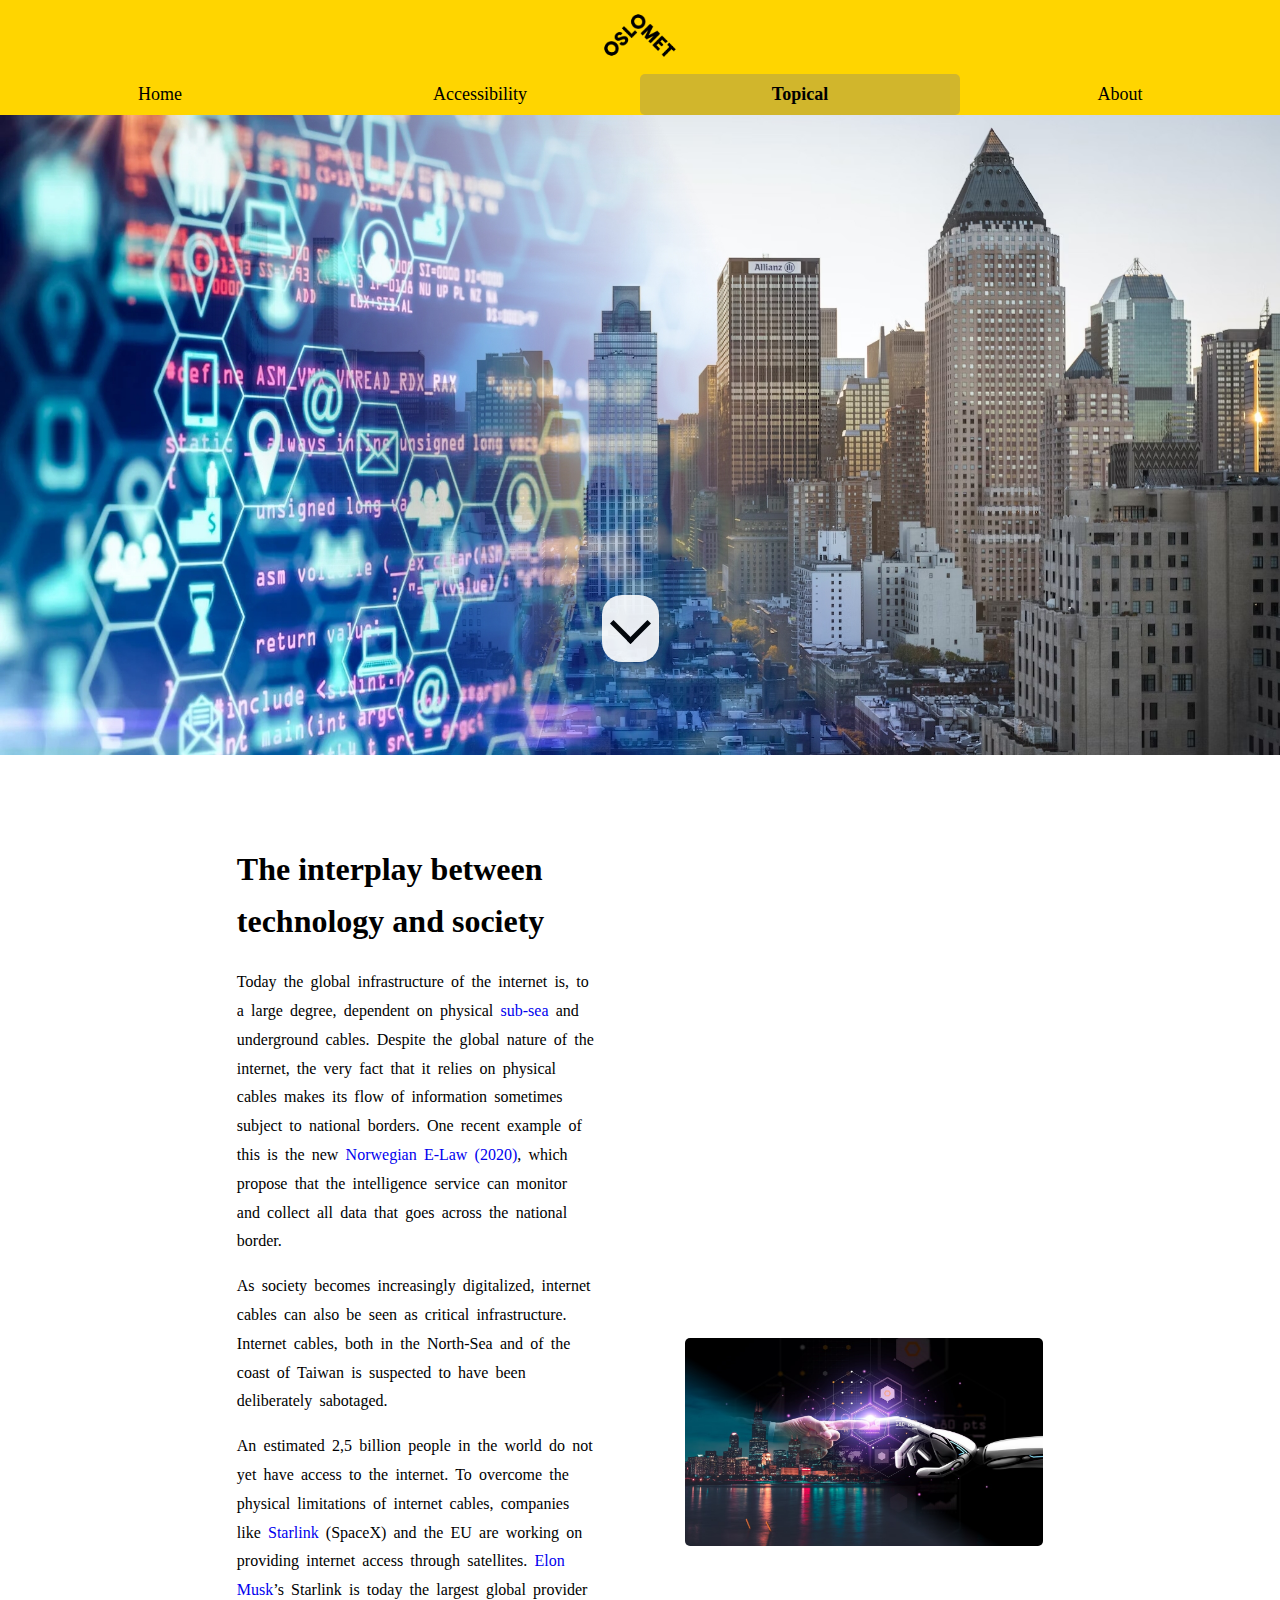
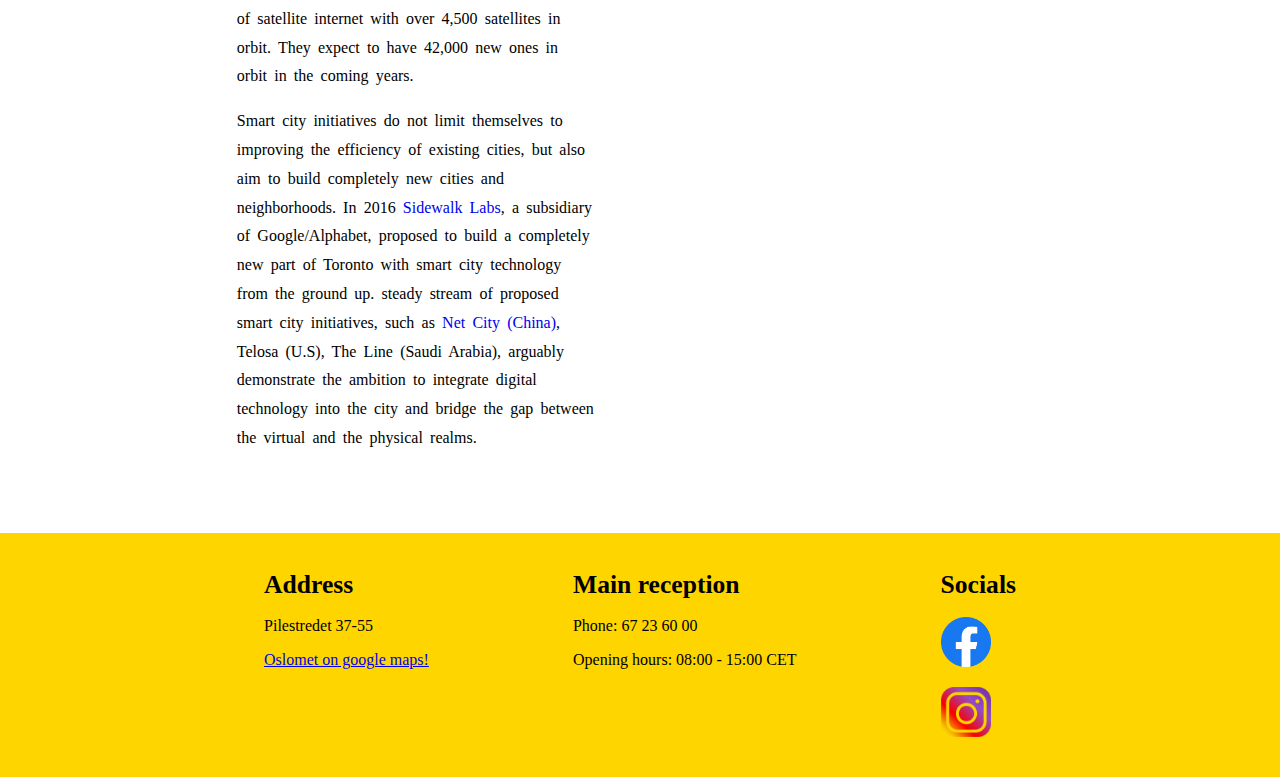
<file: html/topical.html>
<!DOCTYPE html>
<html lang="en">
<head>
    <meta charset="UTF-8">
    <meta name="viewport" content="width=device-width, initial-scale=1.0">
    <title>Pilestredet 35</title>
    <link rel="stylesheet" href="../css/index1.css">
</head>
<body>
 <header>
    <a href="index.html"><img src="../img/oslomet-logo.png" alt="oslomet-logo" class="met-logo"></a>
 </header>
    <!--we used <nav> for our navbar-->
<nav class="navbar">
        <!-- we gave hyperlink an "active" class , where the current page you're on will have a highlighted "container"-->
        <a href="index.html">Home</a> 
        <a href="accessibility.html">Accessibility</a> 
        <a class="active" href="topical.html">Topical</a> 
        <a href="about.html">About</a>
</nav>

<div class="top-image">
    <img src="../img/skyline-technology.jpg" alt="Gradient faded pictures of skyline and technology" id="head-img-topical"> <!--Image are a combination og 2 pictures--><!--Photo: ben o'bro--><!--Photo:Marvelous Studio/Big Stock-->
    <div class = "scrollButton">
        <a href="#wrapperButtonTopical"><i class="arrow down"></i></a> 
    </div>
</div>


<!--Main article-->
<div class="wrapper" id = "wrapperButtonTopical">
    <div class="main-container">
            <div class="mainarticle">
             <h1>The interplay between technology and society</h1>
                <!--This text was taken from Data:1100_Oblig_Module 1-1-->
                <p>
                    Today the global infrastructure of the internet is, to a large degree, dependent on physical <a href="https://www.submarinecablemap.com/">sub-sea</a> and
                    underground cables. Despite the global nature of the internet, the very fact that it relies on physical cables
                    makes its flow of information sometimes subject to national borders. One recent example of this is the new
                    <a href="https://www.regjeringen.no/no/dokumenter/prop.-80-l-20192020/id2698600/?ch=1">Norwegian E-Law (2020)</a>, 
                    which propose that the intelligence service can monitor and collect all data that goes across the national border.
                </p>
                <p>
                    As society becomes increasingly digitalized, internet cables can also be seen as critical infrastructure.
                    Internet cables, both in the North-Sea and of the coast of Taiwan is suspected to have been deliberately
                    sabotaged.
                </p>
                <p>
                    An estimated 2,5 billion people in the world do not yet have access to the internet. To overcome the
                    physical limitations of internet cables, companies like <a href="https://www.starlink.com/">Starlink</a> (SpaceX) and the EU are working on providing internet
                    access through satellites. <a href="https://en.wikipedia.org/wiki/Elon_Musk">Elon Musk</a>’s Starlink is today the largest global provider of satellite internet with
                    over 4,500 satellites in orbit. They expect to have 42,000 new ones in orbit in the coming years.
                </p>
                <p>
                    Smart city initiatives do not limit themselves to improving the efficiency of existing cities, 
                    but also aim to build completely new cities and neighborhoods. In 2016 <a href="https://www.sidewalklabs.com/">Sidewalk Labs</a>, a subsidiary of 
                    Google/Alphabet, proposed to build a completely new part of Toronto with smart city technology from the ground up. 
                    steady stream of proposed smart city initiatives, such as <a href="https://www.nbbj.com/work/tencent-shenzhen-headquarters-project-net-city">Net City (China)</a>, Telosa (U.S), The Line (Saudi Arabia), arguably demonstrate the ambition 
                    to integrate digital technology into the city and bridge the gap between the virtual and the physical realms. 
                </p>
         
            </div>
        <div class="mainarticle2">
            <img src="../img/society-and-technology.pdn" alt="Illustration of the interplay between society and technology" id="tech"> <!--Image are a combination og 2 pictures--> <!--Photo: Max Bender / 4K wallpapers--><!--Image 2 Photo: Stock images / Depositphotos-->
    </div>
</div>

        

        <!-- <div class="imgartical">
            <img src="../img/technology-and-society.png" alt="technology and society" id="tech">
        </div> -->
    </div>
</div>





<!--Div for footer-->
<div class="outer-footer">
    <div class = "footer-container">
        <div>
            <h1>Address</h1>
            <p>Pilestredet 37-55</p>
            <p><a href = "https://www.google.no/maps/place/Pilestredet+46,+0167+Oslo/@59.9210891,10.7328447,19z/data=!4m6!3m5!1s0x46416e7913e2a529:0x15d03622a70f16df!8m2!3d59.9210891!4d10.7333919!16s%2Fg%2F11c5mhdh4t?entry=ttu">Oslomet on google maps!</a></p>
        </div>
        <div>
            <h1>Main reception</h1>
            <p>
                Phone: 67 23 60 00
            </p>
            <p>
                Opening hours: 08:00 - 15:00 CET
            </p>
        </div>
        <div>
            <h1>Socials</h1>
            <p><a href="https://www.facebook.com/oslomet"><img src="../img/Facecbook_Logo3.png" alt="Link til Oslomets facebook" id="facebook-logo"></a></p>
            <p><a href="https://www.instagram.com/oslomet/"><img src="../img/Instagram_logo1.png" alt="Link til Oslomets Instagram" id="instagram-logo"></a></p>
        </div>
    </div>
</div>                      
   
   
   
   
   
   
   


</body>
</html>
</file>
<file: css/index1.css>
/*Default inclusive css code (multiple page usage)*/
html {
    scroll-behavior: smooth;
}

body {
    font-family: Verdana;
/*removes white border around page*/
    margin: 0px;
}
/*Our logo wrap/header*/
header {
    background-color: #ffd500;
    text-align: center;
    width: 100%;
}
/*Code for top page image and image-text*/
.top-image {
    position: relative;
}

.image-text {
    background-color: rgb(255, 255, 255);
    padding: 3px;
}
/*Code for scroll button/arrow on header image*/
.scrollButton {
    background-color: rgb(255, 255, 255);
    border: solid px rgb(255, 255, 255);
    border-radius: 20px;
    border-width: 3px;
    bottom: 15%;
    color: rgb(77, 73, 73);
    left: 47%;
    opacity: 0.9;
    padding: 10px;
    position: absolute;
}
/*Making of the arrow icon*/
.arrow {
    border: solid black;
    border-width: 0 5px 5px 0; /*Makeshift arrow using half a border sliced diagonally*/
    display: inline-block;
    padding: 12px;
    margin: 4px;
    margin-bottom: 10px;
    opacity: 1;
  }
  .arrow:hover {
    border: solid;
    border-width: 0 4px 4px 0;
    color: gray;    
}
  /*The "sliced" border is then rotated 45 degree to point downwards*/
  .down {
    transform: rotate(45deg);
    -webkit-transform: rotate(45deg);
  }



/*header with logo aligned in the center using text-align*/
header {
    background-color: #ffd500;
    text-align: center;
    width: 100%;
}
/*Css for navbar*/
.navbar{
    width: 100%;
    background-color: #ffd500;
    overflow: auto; /*overflow to fill div*/
    align-items: center;
    z-index: 1;
}
/*min-with 500px will only work for screen larger than 500px, making the sticky attribute non existent for small screens such as phones
which the sticky will then it could be obstuctive for the article*/
@media screen and (min-width: 500px) {
    .navbar {
        width: 100%;
        background-color: #ffd500;
        overflow: auto; /*overflow to fill div*/
        position: -webkit-sticky; /*for safari*/
        position: sticky; /*makes navbar sticky for better accessibility*/
        top: 0;
    }
}
.navbar a {
      background-color: #ffd500;
      color: black;
      float: left;
      font-size: 18px;
      padding-bottom: 10px;
      padding-top: 10px;
      text-align: center;
      text-decoration: none; /*Removes the underline from hyperlinkes*/
      transition: 0.3s;
      width: 25%;
  }

/*a:hover highlights what he cursor is hovering*/
.navbar a:hover {
    background-color: #d1b62c;
    border-radius: 5px; 
    text-shadow: 2px 2px rgb(255, 246, 228) ;
}

/*active "a" to highlight which site you're currently on*/
.navbar a.active-home {
    background-color: #d1b62c;    
    border-top-right-radius: 5px;/*only used for left navigation bar for a seemless fit to the left side of the page*/
    font-weight: 600;
}

.navbar a.active-about {
    background-color: #d1b62c;    
    border-top-left-radius: 5px;/*only used for left navigation bar for a seemless fit to the right side of the page*/
    font-weight: 600;
}

/*active "a" to highlight which site you're currently on*/
.navbar a.active {
    background-color: #d1b62c;    
    border-radius: 5px;
    font-weight: 600;
}

/*this css code is for when the website less than 500px, where the nav menu will be displayed vertically*/
@media screen and (max-width: 600px) {
    .navbar a {
      float: none;
      display: block;
      width: 100%;
      text-align: middle;
    }
  }



/*Css for parent and child divs for article*/
/*Using a div as a wrapper for .main-container*/
.wrapper {
    background-color:rgb(255, 255, 255);
    height: 100%;
}
/*This is a parent div called .main-container*/
.main-container{
    height: 100%;
    margin: auto;
    line-height: 1.6;
    justify-content: space-around;
    padding: 5vw;
    display: f;
    width: 70%;
    display: flex;
}
/*We have two child divs one named .mainarticle which is mainly for text and one is named .mainarticle2 which is used for images*/
.mainarticle{
    width: 40%;
}

.mainarticle a:link {
    text-decoration: none;
}

.mainarticle a:hover {
    text-decoration: underline;
}
/*By using margin for both top and bottom, the child div with image withh align itself centerted on the vertical axis*/
.mainarticle2 {
    width: 40%; 
    margin-top: auto; 
    margin-bottom: auto;
} 

.mainarticle p {
  word-spacing: 0.2em;
  line-height: 1.8em;
}

.mainarticle li {
   list-style: none;
}


.image-text2  {
   display: none;
}

.mainarticle2 p:hover {
   display: block;
 
}

/*If the page is equal or less than 1200px, the children div will be displayed as block rather than flex for optimal space usage*/
@media only screen and (max-width: 1200px) {
    .main-container{
        display: block;
        width: 80%;    
    }
}

@media only screen and (max-width: 1200px) {
    .mainarticle{
        width: 100%; 
        margin: auto;   
    }
}

@media only screen and (max-width: 1200px) {
    .mainarticle2 {
        width: 80%; 
        margin: auto;   
    }
}




/*Footer*/
/*This is our footer, by using the same technique as parent and child div in .main-container*/
.outer-footer{
    background-color:#ffd500;
}

.footer-container {
      background-color: #ffd500;
      display: flex;
      height: 100%;
      justify-content: space-around;
      margin: auto;
      padding: 20px;
      width: 70%;
  }
/*Footer will be displayed vertically instead of horizontally if screens are smaller than 800px*/
@media only screen and (max-width: 800px) {
    .footer-container{
        display: block;
    }
}

.footer-container h1{
    font-size: 1.6em;
}


.colum {
   padding: 5px;
}











/*Exclusive css for accessibility page*/
.accessibility-header{
      display: flex;
      margin: auto;
      justify-content: space-around;
      padding-top: 5vw;
      width: 70%;
  }

  .accessibility-header h1 {
      background: rgba(156, 153, 153, 0.7);
      border: solid rgb(26, 26, 26);
      border-radius: 10px;
      padding: 10px;
  }

.accessibility-images-container {
      display: flex;
      justify-content: space-between;
      margin: auto;
      padding-bottom: 10vw;
      width: 80%;
  }
.colum {
        margin: auto;
        margin-bottom: auto;
        margin-top: auto;
        width: 25%;
  }

.colum h2 {
    text-align: center;
}

@media only screen and (max-width: 1000px) {
    .accessibility-images-container{
          margin: auto;
          display: block;
          width: 80%;
      }
  }
  @media only screen and (max-width: 1000px) {
    .colum{
          margin: auto;
          display: block;
          width: 80%;
      }
  }



/*Max-width attribute will display the content as "block" (vertically) if the website page is smaller than 1200px making it easier to see images and text*/
/*increased width to make the content bigger and more aethetically pleasing for smaller screens*/
@media only screen and (max-width: 1200px) {
    .main-container-accessibilty{
        display: block;
        width: 80%;    
    }
}

@media only screen and (max-width: 1200px) {
    .mainarticle-accessibility{
        width: 100%;    
    }
}



.main-container img {
      border-radius: 5px;
      transition: transform .2s;
  }
.main-container img:hover {
      transform: scale(1.1);
     /*(110% zoom) */
  }

#p32 {
    width: 100%;
/*we found out that display: flex could be used to make seamless fit for the space between divs*/
}

.default-article-img {
    width: 100%;
}

.met-logo {
    width: 100px;
}
#p35 {
   width: 100%;
   display: flex;
}

#tech {
    width: 100%;
    max-height: 100px;
}

#p32-close {
    width: 100%;
}
#map {
    width: 100%;
    height: 60vw;
}

#inside {
    width: 100%;
    display: flex;
}
#tech {
    width: 100%;
    max-height: 370px;
}

#head-img-topical {
    width: 100%;
}
#accessibility-img {
    width: 100%;
} 

.aboutpage-img {
    width: 100%;
}
.social-logo {
    width: 50px;
}

#facebook-logo {
    width: 50px;
}
#instagram-logo {
    width: 50px;
}
/**/


/*Exclusive css for topical page*/




/*Exclusive css for about page*/
.secondimage {
    position: relative;
}




/*Ha med justerbar skrift for de med dårlig syn
  Ha med eller skjekk med lyd iforhold til de med disleksy
  Ha med beskrivende kommentarer
  Ha med attributter som <nav> og <alt>
  Ha med forfattern
  På homepage ta med knapp som dytter deg ned fra bilde*/
</file>
